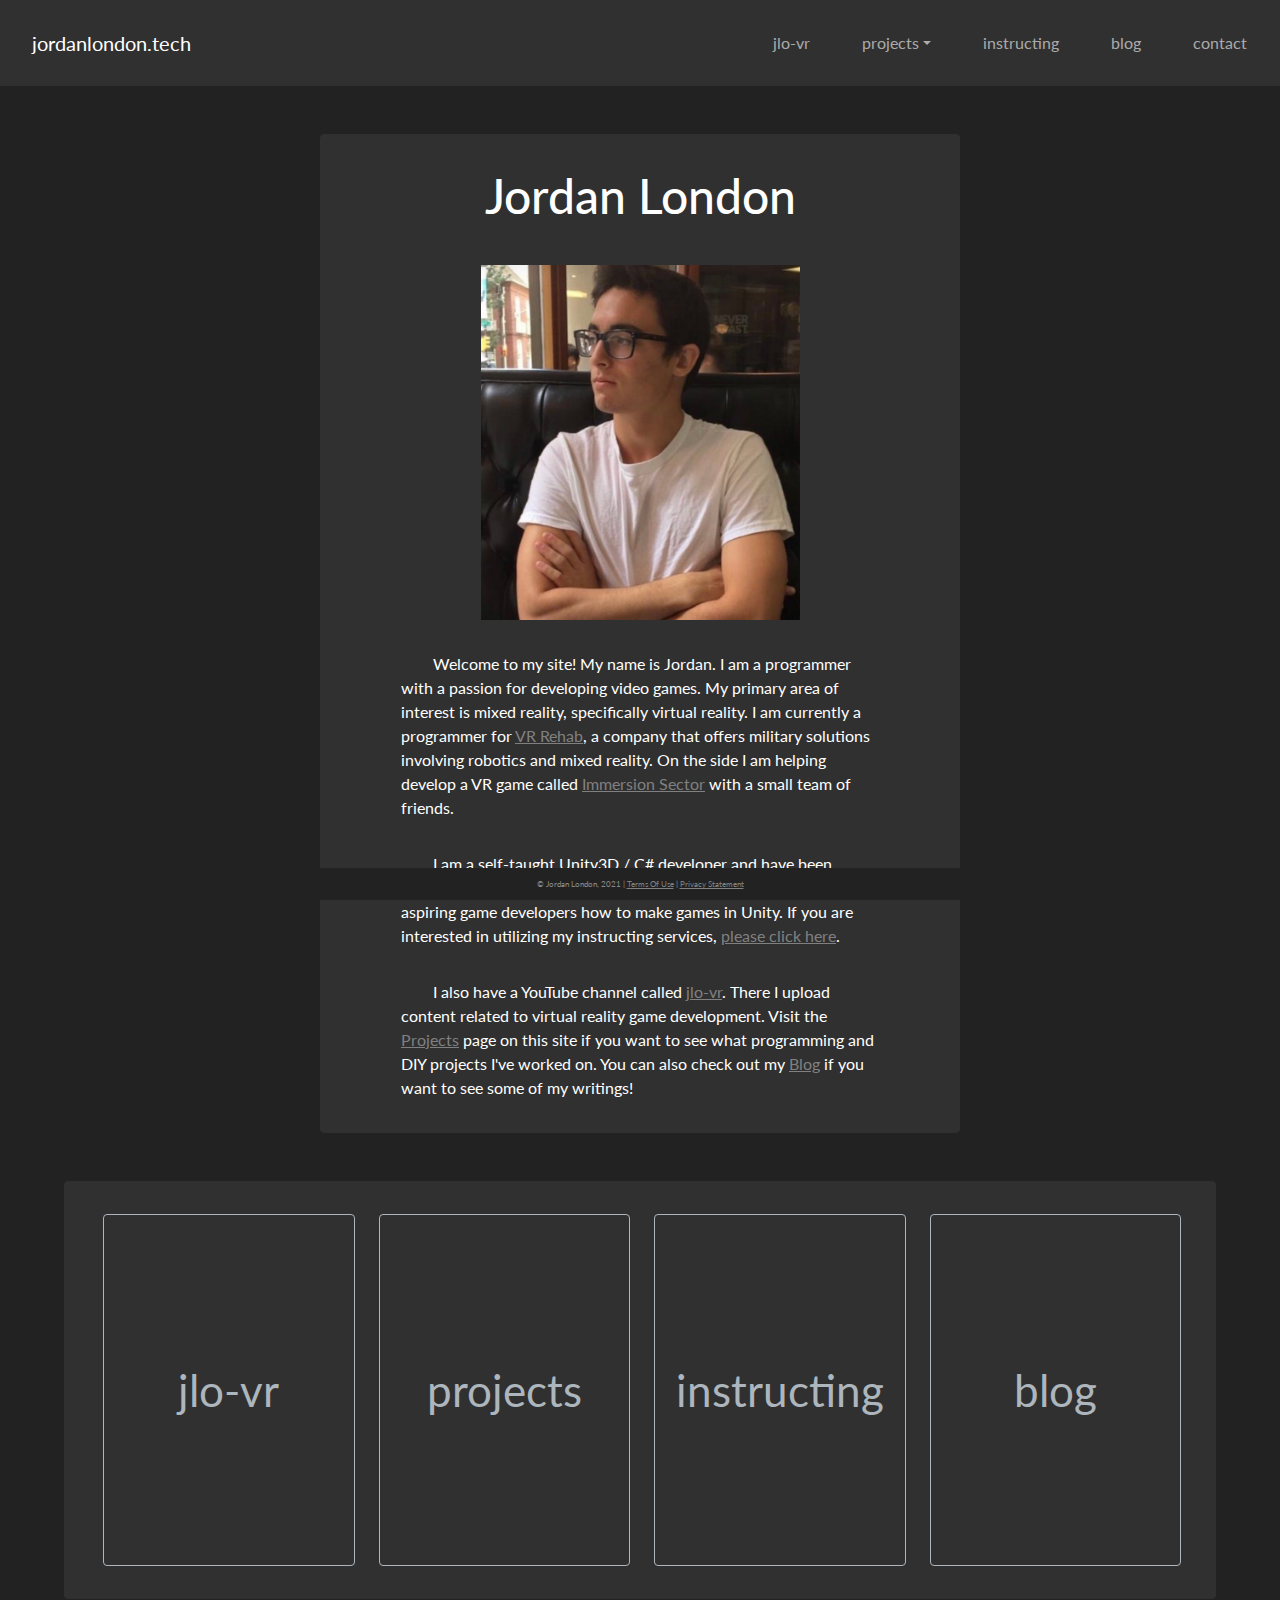
<file: index.html>
<!DOCTYPE html>
<!-- 
    IS 117-005
    By: Jordan London
  -->

<html>
    <head>
        <link rel="stylesheet" href="css/bootstrap.css">
        <link rel="stylesheet" href="css/bootstrap.min.css">
        <link rel="stylesheet" href="css/main.css">
        <script src="https://cdn.jsdelivr.net/npm/bootstrap@5.0.0-beta2/dist/js/bootstrap.bundle.min.js" crossorigin="anonymous"></script>
    </head>
    <body>
      <!-- navbar -->
      <nav class="navbar navbar-expand-lg navbar-dark bg-dark">
          <div class="container-fluid">
            <a class="navbar-brand" href="index.html" style="margin-left: 1em;">jordanlondon.tech</a>
            <button class="navbar-toggler" type="button" data-bs-toggle="collapse" data-bs-target="#navbarColor02" aria-controls="navbarColor02" aria-expanded="false" aria-label="Toggle navigation">
              <span class="navbar-toggler-icon"></span>
            </button>
        
            <div class="" id="navbarColor02">
              <ul class="navbar-nav">
                <li class="btn">
                  <a class="nav-link" href="jlovr.html">jlo-vr</a>
                </li>
                <li class="nav-item dropdown btn">
                  <a class="nav-link  dropdown-toggle" href="#" data-bs-toggle="dropdown">projects</a>
                    <ul class="dropdown-menu">
                      <li><a class="dropdown-item" href="projects.html">All Projects</a></li>
                      <li><a class="dropdown-item" href="https://store.steampowered.com/app/1676360/Immersion_Sector/">Immersion Sector</a></li>
                      <li><a class="dropdown-item" href="https://store.steampowered.com/app/1121120/Smooth_Mover/">Smooth Mover</a></li>
                    </ul>
                </li>
                <li class="btn">
                  <a class="nav-link" href="instructing.html">instructing</a>
                </li>
                <li class="btn">
                  <a class="nav-link" href="blog.html">blog</a>
                </li>
                <li class="btn">
                  <a class="nav-link" href="contact.html">contact</a>
                </li>
              </ul>
            </div>
          </div>
        </nav>
        <br/>
        <br/>
        <!-- navbar end -->
  
        <!-- bio card -->
        <div class="card border-dark mb-3 " style="margin-left: 20em; margin-right: 20em;">
          <div class="" style="margin-top: 2em">
            <h1 class="card-title">Jordan London</h1>
          </div>
          <div class="card-bod">
            <img src="imgs/jordan.jpg" alt="jordan" style="max-width: 20em; max-height: 24em; margin-top: 2em; margin-left: 25%;">
            <p class="card-text">Welcome to my site! My name is Jordan. I am a programmer with a passion for developing video games. 
              My primary area of interest is mixed reality, specifically virtual reality. 
              I am currently a programmer for <a href="https://www.virtualrealityrehab.com/">VR Rehab</a>, a company that offers military solutions involving robotics and mixed reality. 
              On the side I am helping develop a VR game called <a href="https://store.steampowered.com/app/1676360/Immersion_Sector/">Immersion Sector</a> with a small team of friends.
            </p>
            <p class="card-text">
              I am a self-taught Unity3D / C# developer and have been working in Unity for over 8 years now.
              I have a passion for teaching aspiring game developers how to make games in Unity. 
              If you are interested in utilizing my instructing services, <a href="instructing.html">please click here</a>.
            </p>
            <p class="card-text">
              I also have a YouTube channel called <a href="https://www.youtube.com/channel/UCyxdO2oaucOD7Mwcea0OYWA/featured">jlo-vr</a>. There I upload content related to 
              virtual reality game development.
              Visit the <a href="projects.html">Projects</a> page on this site if you want to see what programming and DIY projects I've worked on.
              You can also check out my <a href="blog.html">Blog</a> if you want to see some of my writings!
            </p>
          </div>
        </div>
        <!-- bio-card end -->
        
        <!-- page buttons -->
        <div class="card border-dark mb-3 " style="margin-left: 4em; margin-right: 4em; margin-top: 3em">
          <div class="row row-cols-4 home-btns-cont">
            <div class="col">
              <a href="jlovr.html"><button type="button" class="btn btn-outline-light" style="width: 100%; height: 8em; font-size: 2.75em;">jlo-vr</button></a>
            </div>
            <div class="col">
              <a href="projects.html"><button type="button" class="btn btn-outline-light" style="width: 100%; height: 8em; font-size: 2.75em;">projects</button></a>
            </div>
            <div class="col">
              <a href="instructing.html"><button type="button" class="btn btn-outline-light" style="width: 100%; height: 8em; font-size: 2.75em;">instructing</button></a>
            </div>
            <div class="col">
              <a href="blog.html"><button type="button" class="btn btn-outline-light" style="width: 100%; height: 8em; font-size: 2.75em;">blog</button></a>
            </div>
          </div>
        </div>
        <!-- page buttons end -->

        <br/>
        <br/>
   
        <!-- footer  -->
        <footer class="footer page-footer font-small ">
          <div class="container">
             <div class="row">
                 <span class="text-muted">&copy; Jordan London, 2021 |  <a href="terms-of-use.html">Terms Of Use</a>  |  <a href="privacy-statement.html">Privacy Statement</a></span>
             </div>
          </div>
       </footer>
       <!-- footer end -->
    </body>
</html>
</file>
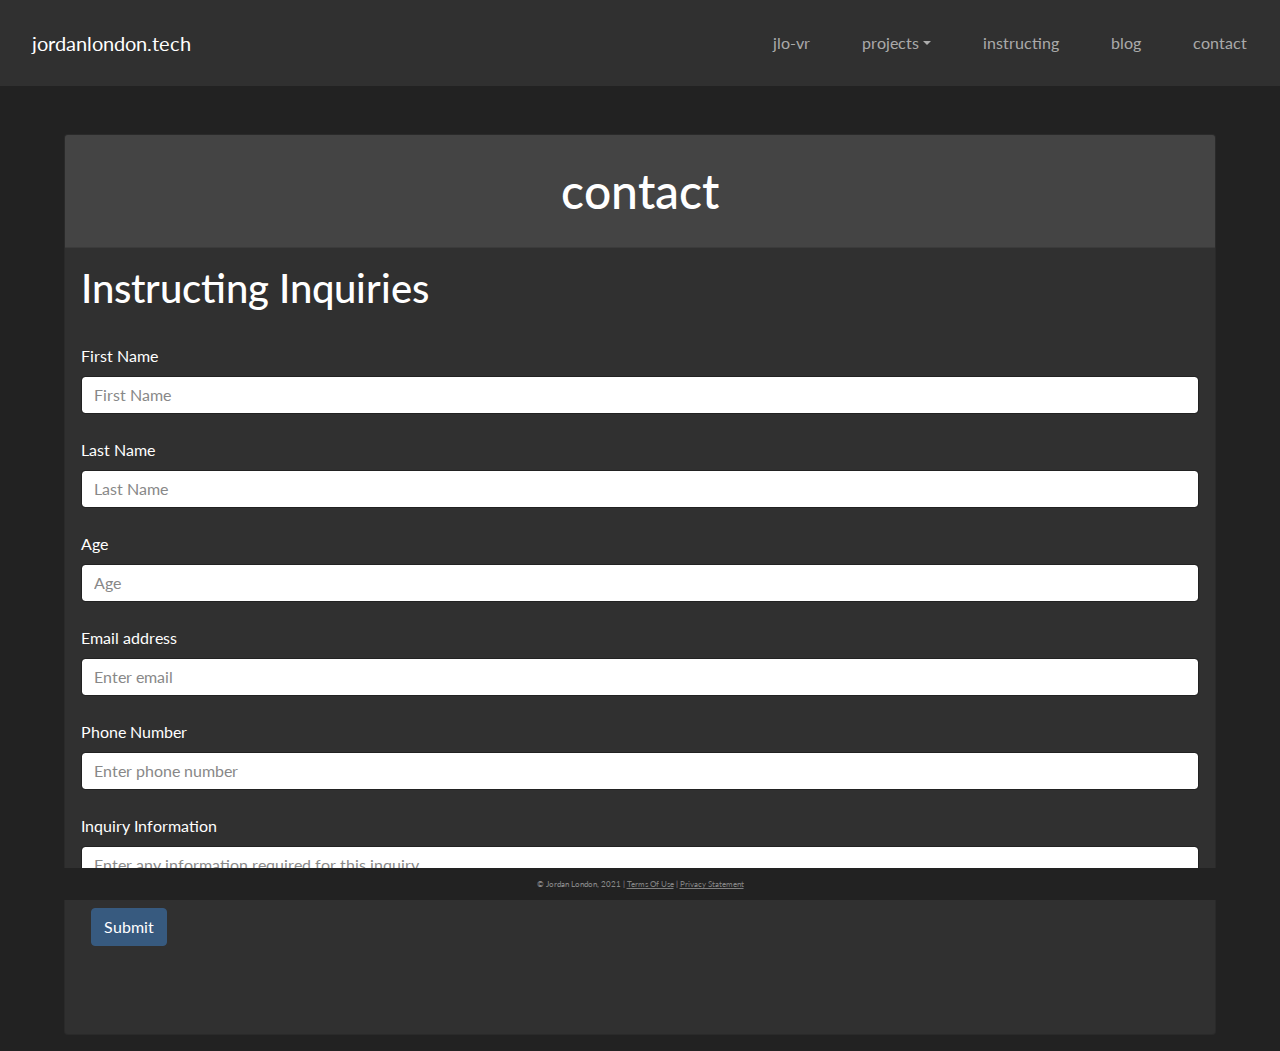
<file: contact.html>
<!DOCTYPE html>
<!-- 
    IS 117-005
    By: Jordan London
  -->

<html>
    <head>
        <link rel="stylesheet" href="css/bootstrap.css">
        <link rel="stylesheet" href="css/bootstrap.min.css">
        <link rel="stylesheet" href="css/main.css">
        <script src="https://cdn.jsdelivr.net/npm/bootstrap@5.0.0-beta2/dist/js/bootstrap.bundle.min.js" crossorigin="anonymous"></script>
    </head>
    <body>
      <!-- navbar -->
      <nav class="navbar navbar-expand-lg navbar-dark bg-dark">
          <div class="container-fluid">
            <a class="navbar-brand" href="index.html" style="margin-left: 1em;">jordanlondon.tech</a>
            <button class="navbar-toggler" type="button" data-bs-toggle="collapse" data-bs-target="#navbarColor02" aria-controls="navbarColor02" aria-expanded="false" aria-label="Toggle navigation">
              <span class="navbar-toggler-icon"></span>
            </button>
        
            <div class="" id="navbarColor02">
              <ul class="navbar-nav">
                <li class="btn">
                  <a class="nav-link" href="jlovr.html">jlo-vr</a>
                </li>
                <li class="nav-item dropdown btn">
                  <a class="nav-link  dropdown-toggle" href="#" data-bs-toggle="dropdown">projects</a>
                    <ul class="dropdown-menu">
                      <li><a class="dropdown-item" href="projects.html">All Projects</a></li>
                      <li><a class="dropdown-item" href="https://store.steampowered.com/app/1676360/Immersion_Sector/">Immersion Sector</a></li>
                      <li><a class="dropdown-item" href="https://store.steampowered.com/app/1121120/Smooth_Mover/">Smooth Mover</a></li>
                    </ul>
                </li>
                <li class="btn">
                  <a class="nav-link" href="instructing.html">instructing</a>
                </li>
                <li class="btn">
                  <a class="nav-link" href="blog.html">blog</a>
                </li>
                <li class="btn">
                  <a class="nav-link" href="contact.html">contact</a>
                </li>
              </ul>
            </div>
          </div>
        </nav>
        <br/>
        <br/>
        <!-- navbar end -->
  
        <!-- content -->
        <div class="card mb-3 jlo-vr-content">
          <h1 class="card-header">contact</h1>
          <div class="card-body inst-inq">
          <h2>Instructing Inquiries</h2>
          <form>
            <fieldset>

              <div class="form-group">
                <label class="form-label mt-4">First Name</label>
                <input type="first-name" class="form-control" id="" placeholder="First Name">
                
                <label class="form-label mt-4">Last Name</label>
                <input type="last-name" class="form-control" id="" placeholder="Last Name">
                
                <label class="form-label mt-4">Age</label>
                <input type="age" class="form-control" id="" placeholder="Age">
                
                <label class="form-label mt-4">Email address</label>
                <input type="email" class="form-control" id="" placeholder="Enter email">
                
                <label class="form-label mt-4">Phone Number</label>
                <input type="phone" class="form-control" id="" placeholder="Enter phone number">

                <label class="form-label mt-4">Inquiry Information</label>
                <input type="inquiry-info" class="form-control" id="" placeholder="Enter any information required for this inquiry">
              </div>
              <br/>
              <button type="submit" class="btn btn-primary">Submit</button>
            </fieldset>
            <br/>
          </form>


        </div>


        <!-- content end -->

        <br/>
        <br/>
   
        <!-- footer  -->
        <footer class="footer page-footer font-small ">
          <div class="container">
             <div class="row">
                 <span class="text-muted">&copy; Jordan London, 2021 |  <a href="terms-of-use.html">Terms Of Use</a>  |  <a href="privacy-statement.html">Privacy Statement</a></span>
             </div>
          </div>
       </footer>
       <!-- footer end -->
    </body>
</html>
</file>
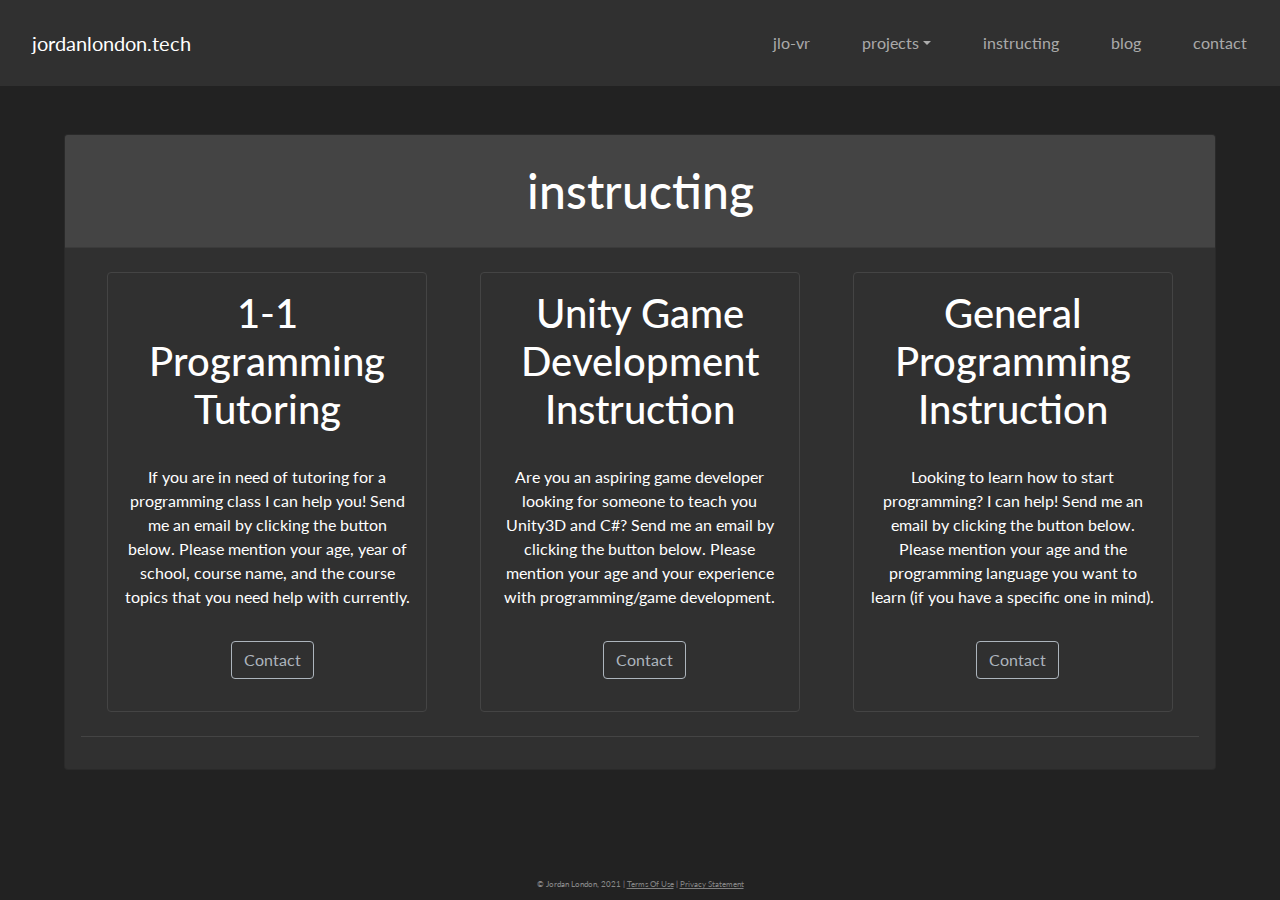
<file: instructing.html>
<!DOCTYPE html>
<!-- 
    IS 117-005
    By: Jordan London
  -->

<html>
    <head>
        <link rel="stylesheet" href="css/bootstrap.css">
        <link rel="stylesheet" href="css/bootstrap.min.css">
        <link rel="stylesheet" href="css/main.css">
        <script src="https://cdn.jsdelivr.net/npm/bootstrap@5.0.0-beta2/dist/js/bootstrap.bundle.min.js" crossorigin="anonymous"></script>
    </head>
    <body>
      <!-- navbar -->
      <nav class="navbar navbar-expand-lg navbar-dark bg-dark">
          <div class="container-fluid">
            <a class="navbar-brand" href="index.html" style="margin-left: 1em;">jordanlondon.tech</a>
            <button class="navbar-toggler" type="button" data-bs-toggle="collapse" data-bs-target="#navbarColor02" aria-controls="navbarColor02" aria-expanded="false" aria-label="Toggle navigation">
              <span class="navbar-toggler-icon"></span>
            </button>
        
            <div class="" id="navbarColor02">
              <ul class="navbar-nav">
                <li class="btn">
                  <a class="nav-link" href="jlovr.html">jlo-vr</a>
                </li>
                <li class="nav-item dropdown btn">
                  <a class="nav-link  dropdown-toggle" href="#" data-bs-toggle="dropdown">projects</a>
                    <ul class="dropdown-menu">
                      <li><a class="dropdown-item" href="projects.html">All Projects</a></li>
                      <li><a class="dropdown-item" href="https://store.steampowered.com/app/1676360/Immersion_Sector/">Immersion Sector</a></li>
                      <li><a class="dropdown-item" href="https://store.steampowered.com/app/1121120/Smooth_Mover/">Smooth Mover</a></li>
                    </ul>
                </li>
                <li class="btn">
                  <a class="nav-link" href="instructing.html">instructing</a>
                </li>
                <li class="btn">
                  <a class="nav-link" href="blog.html">blog</a>
                </li>
                <li class="btn">
                  <a class="nav-link" href="contact.html">contact</a>
                </li>
              </ul>
            </div>
          </div>
        </nav>
        <br/>
        <br/>
        <!-- navbar end -->
  
        <!-- content -->
        <div class="card mb-3 jlo-vr-content">
          <h1 class="card-header">instructing</h1>
          <div class="card-body">
            <table class="table table-responsive-lg">
              <tr>
                <!-- 1-1 programming tutoring -->
                <td>
                  <div class="card border-secondary mb-3" style="max-width: 20rem; margin: 0em auto;">
                    <div class="card-body">
                      <h2 class="card-title">1-1 Programming Tutoring</h2>
                      <br/>
                      <p class="instructing-card-text">
                        If you are in need of tutoring for a programming class I can help you! 
                        Send me an email by clicking the button below. Please mention your age, year of school, course name, and the course topics that you need help with currently.
                      </p>
                    </div>
                    <a href="contact.html" style="align-self: center; margin-bottom: 2em;"><button type="button" class="btn btn-outline-light">Contact</button></a>
                  </div>
                </td>

                <!-- unity game dev instruction  -->
                <td>
                  <div class="card border-secondary mb-3" style="max-width: 20rem; margin: 0em auto;">
                    <div class="card-body">
                      <h2 class="card-title">Unity Game Development Instruction</h2>
                      <br/>
                      <p class="instructing-card-text">
                        Are you an aspiring game developer looking for someone to teach you Unity3D and C#?
                        Send me an email by clicking the button below. Please mention your age and your experience with programming/game development.
                      </p>
                    </div>
                    <a href="contact.html" style="align-self: center; margin-bottom: 2em;"><button type="button" class="btn btn-outline-light">Contact</button></a>
                  </div>
                </td>

                <!-- general programming language instruction -->
                <td>
                  <div class="card border-secondary mb-3" style="max-width: 20rem; margin: 0em auto;">
                    <div class="card-body">
                      <h2 class="card-title">General Programming Instruction</h2>
                      <br/>
                      <p class="instructing-card-text">
                        Looking to learn how to start programming? I can help!
                        Send me an email by clicking the button below. Please mention your age and the programming language you want to learn (if you have a specific one in mind).
                      </p>
                    </div>
                    <a href="contact.html" style="align-self: center; margin-bottom: 2em;"><button type="button" class="btn btn-outline-light">Contact</button></a>
                  </div>
                </td>
              </tr>
            </table>
          </div>
        </div>
        <!-- content end -->
        
        <br/>
        <br/>
   
        <!-- footer  -->
        <footer class="footer page-footer font-small ">
          <div class="container">
             <div class="row">
                 <span class="text-muted">&copy; Jordan London, 2021 |  <a href="terms-of-use.html">Terms Of Use</a>  |  <a href="privacy-statement.html">Privacy Statement</a></span>
             </div>
          </div>
       </footer>
       <!-- footer end -->
    </body>
</html>
</file>
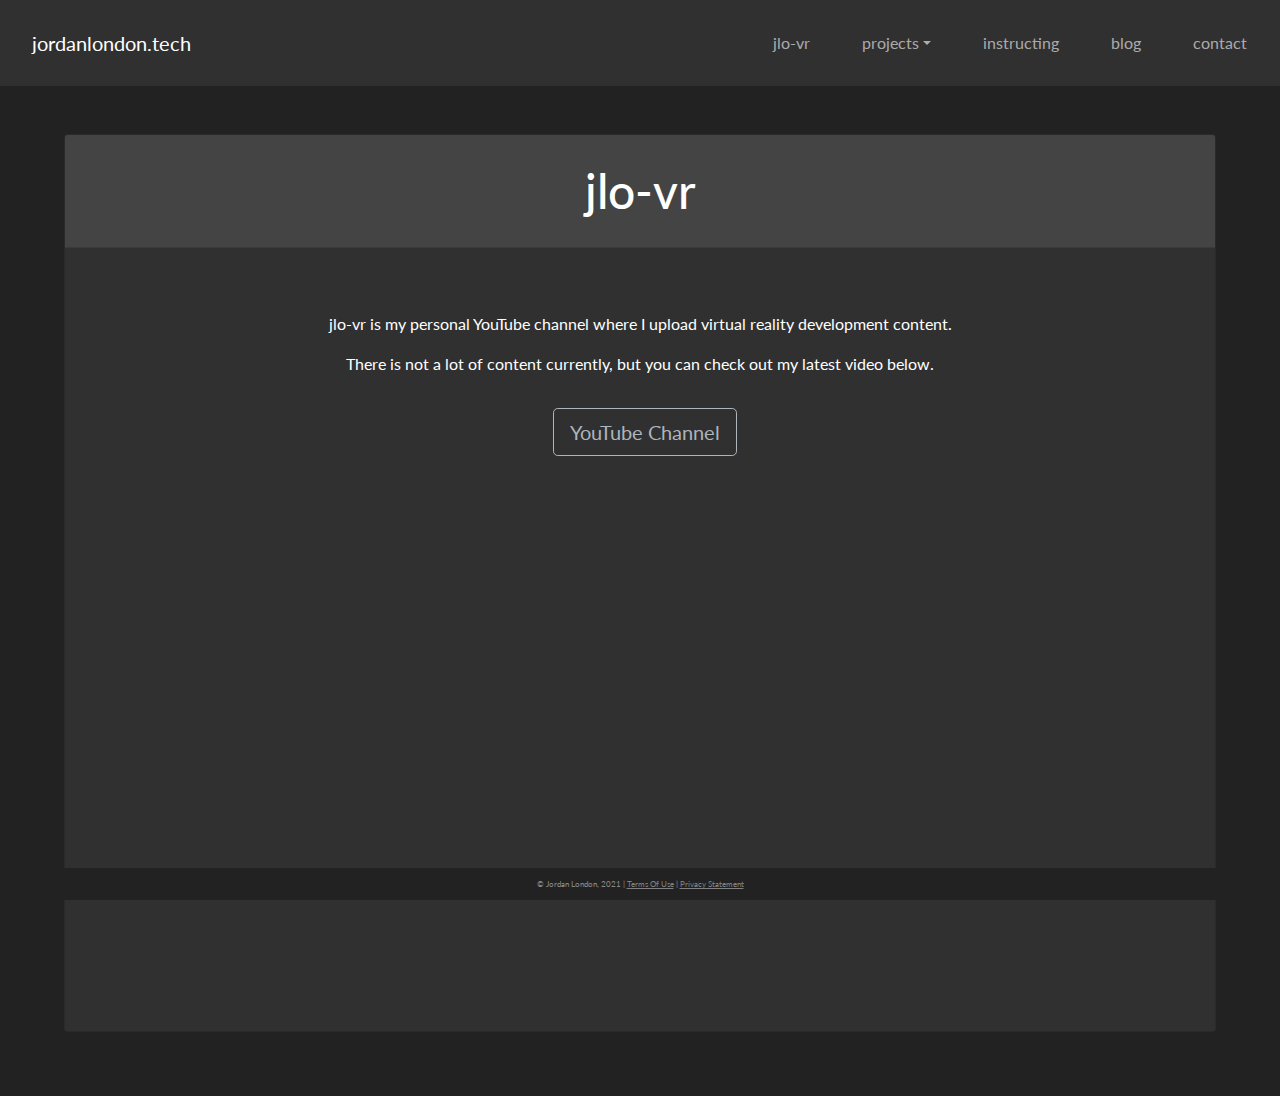
<file: jlovr.html>
<!DOCTYPE html>
<!-- 
    IS 117-005
    By: Jordan London
  -->

<html>
    <head>
        <link rel="stylesheet" href="css/bootstrap.css">
        <link rel="stylesheet" href="css/bootstrap.min.css">
        <link rel="stylesheet" href="css/main.css">
        <script src="https://cdn.jsdelivr.net/npm/bootstrap@5.0.0-beta2/dist/js/bootstrap.bundle.min.js" crossorigin="anonymous"></script>
    </head>
    <body>
      <!-- navbar -->
      <nav class="navbar navbar-expand-lg navbar-dark bg-dark">
          <div class="container-fluid">
            <a class="navbar-brand" href="index.html" style="margin-left: 1em;">jordanlondon.tech</a>
            <button class="navbar-toggler" type="button" data-bs-toggle="collapse" data-bs-target="#navbarColor02" aria-controls="navbarColor02" aria-expanded="false" aria-label="Toggle navigation">
              <span class="navbar-toggler-icon"></span>
            </button>
        
            <div class="" id="navbarColor02">
              <ul class="navbar-nav">
                <li class="btn">
                  <a class="nav-link" href="jlovr.html">jlo-vr</a>
                </li>
                <li class="nav-item dropdown btn">
                  <a class="nav-link  dropdown-toggle" href="#" data-bs-toggle="dropdown">projects</a>
                    <ul class="dropdown-menu">
                      <li><a class="dropdown-item" href="projects.html">All Projects</a></li>
                      <li><a class="dropdown-item" href="https://store.steampowered.com/app/1676360/Immersion_Sector/">Immersion Sector</a></li>
                      <li><a class="dropdown-item" href="https://store.steampowered.com/app/1121120/Smooth_Mover/">Smooth Mover</a></li>
                    </ul>
                </li>
                <li class="btn">
                  <a class="nav-link" href="instructing.html">instructing</a>
                </li>
                <li class="btn">
                  <a class="nav-link" href="blog.html">blog</a>
                </li>
                <li class="btn">
                  <a class="nav-link" href="contact.html">contact</a>
                </li>
              </ul>
            </div>
          </div>
        </nav>
        <br/>
        <br/>
        <!-- navbar end -->
  
        <!-- content -->
        <div class="card mb-3 jlo-vr-content">
          <h1 class="card-header">jlo-vr</h1>
          <div class="card-body">
            <p class="" style="text-align: center; margin-top: 3em;">
              jlo-vr is my personal YouTube channel where I upload virtual reality development content.
            </p>
            <p class="" style="text-align: center;">
              There is not a lot of content currently, but you can check out my latest video below.
            </p>
          </div>
          <a href="https://www.youtube.com/channel/UCyxdO2oaucOD7Mwcea0OYWA/featured" style="align-self:center"><button type="button" class="btn btn-outline-light btn-lg">YouTube Channel</button></a>
          <div class="embed-responsive embed-responsive-16by9" style="margin: 2em 12.5% 4em 12.5%">
            <iframe width="840" height="472.5" src="https://www.youtube.com/embed/U8bwVzxvjLM" title="YouTube video player" frameborder="0" allow="accelerometer; autoplay; clipboard-write; encrypted-media; gyroscope; picture-in-picture" allowfullscreen></iframe>
          </div>
        </div>


        <!-- content end -->

        <br/>
        <br/>
   
        <!-- footer  -->
        <footer class="footer page-footer font-small ">
          <div class="container">
             <div class="row">
                 <span class="text-muted">&copy; Jordan London, 2021 |  <a href="terms-of-use.html">Terms Of Use</a>  |  <a href="privacy-statement.html">Privacy Statement</a></span>
             </div>
          </div>
       </footer>
       <!-- footer end -->
    </body>
</html>
</file>
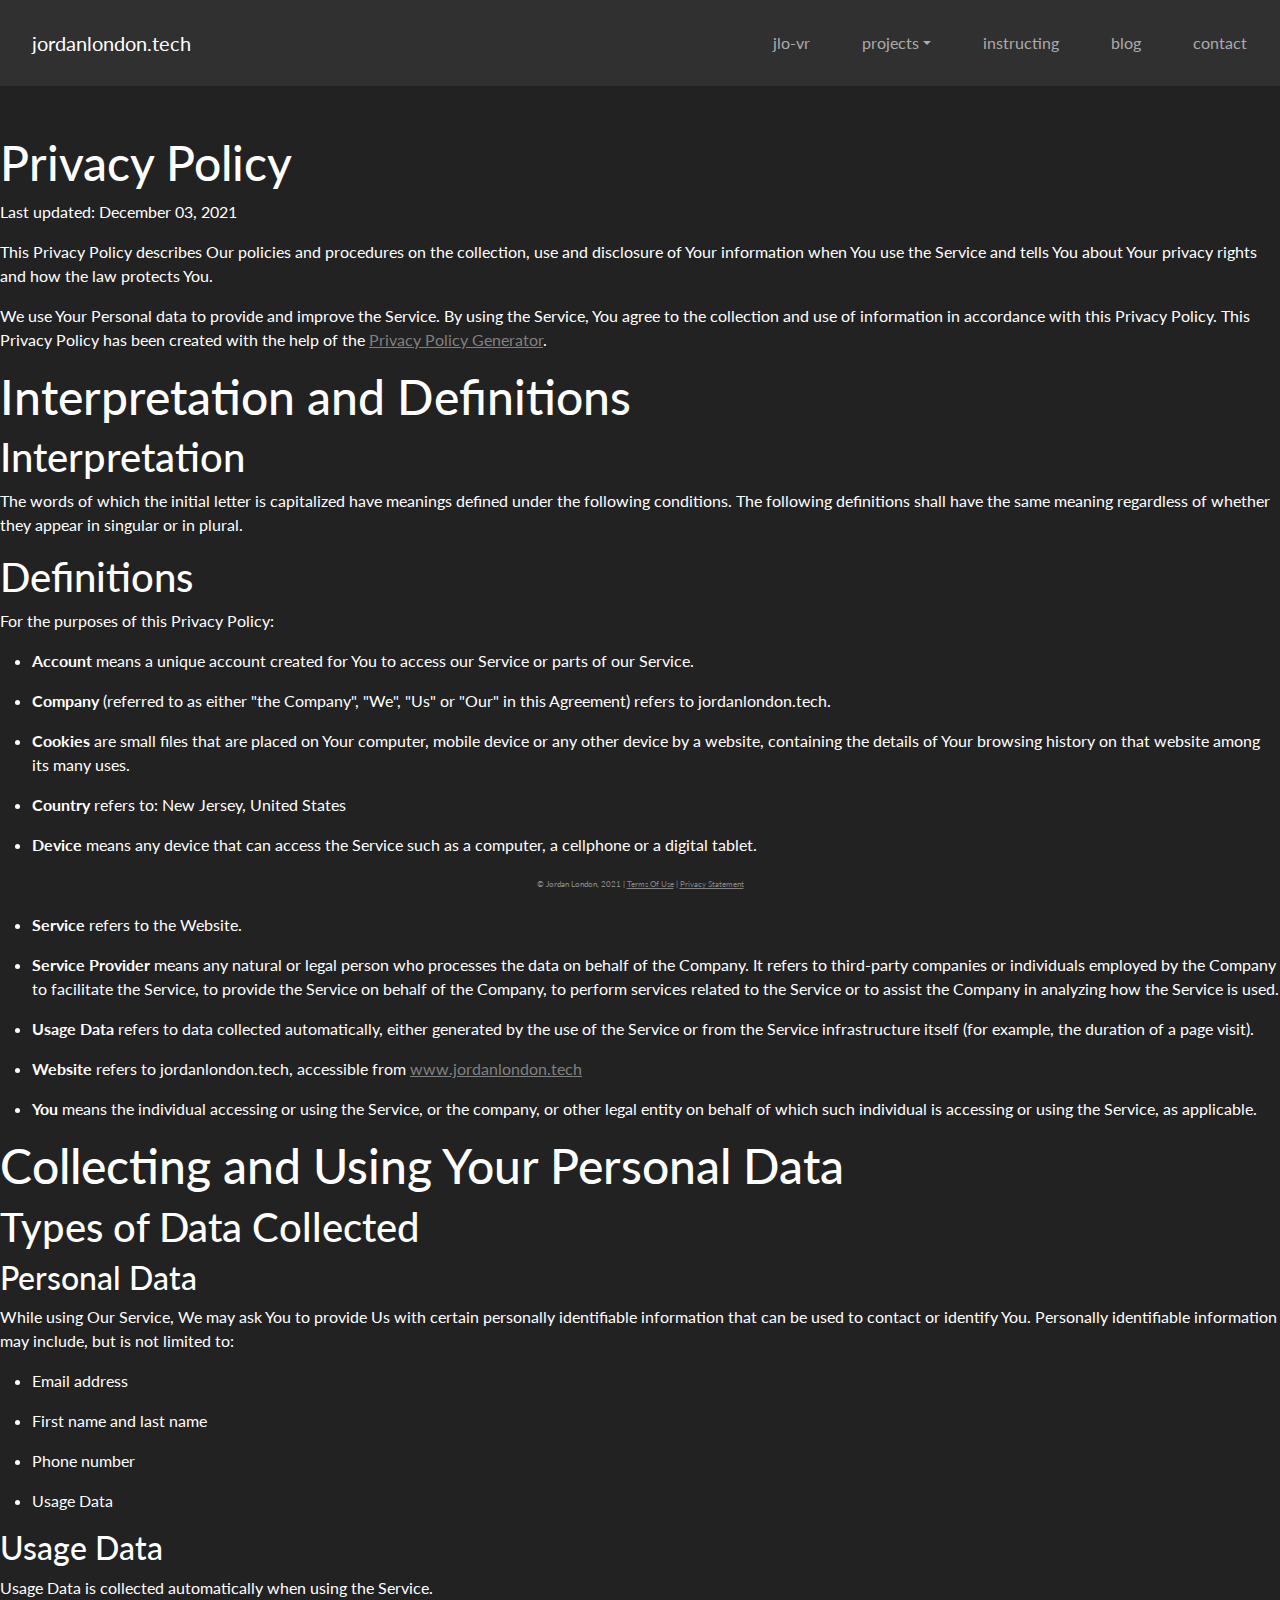
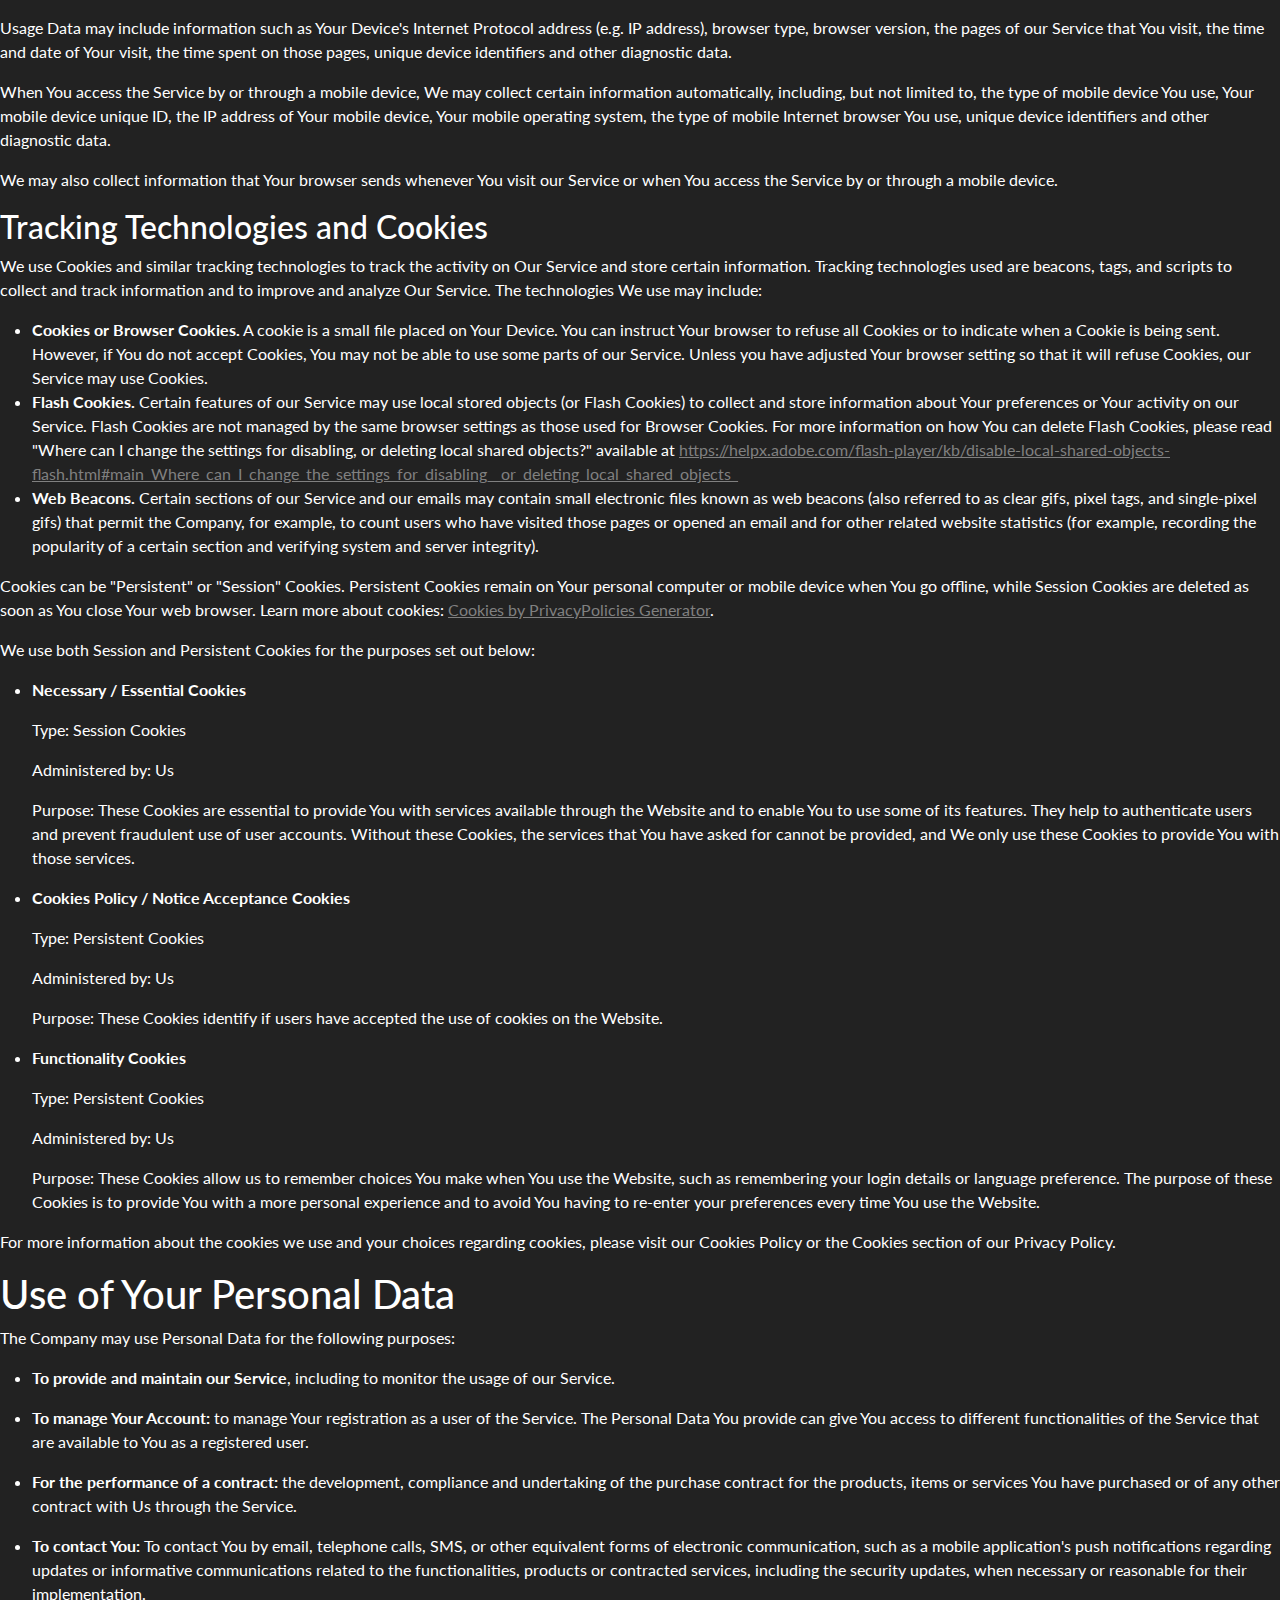
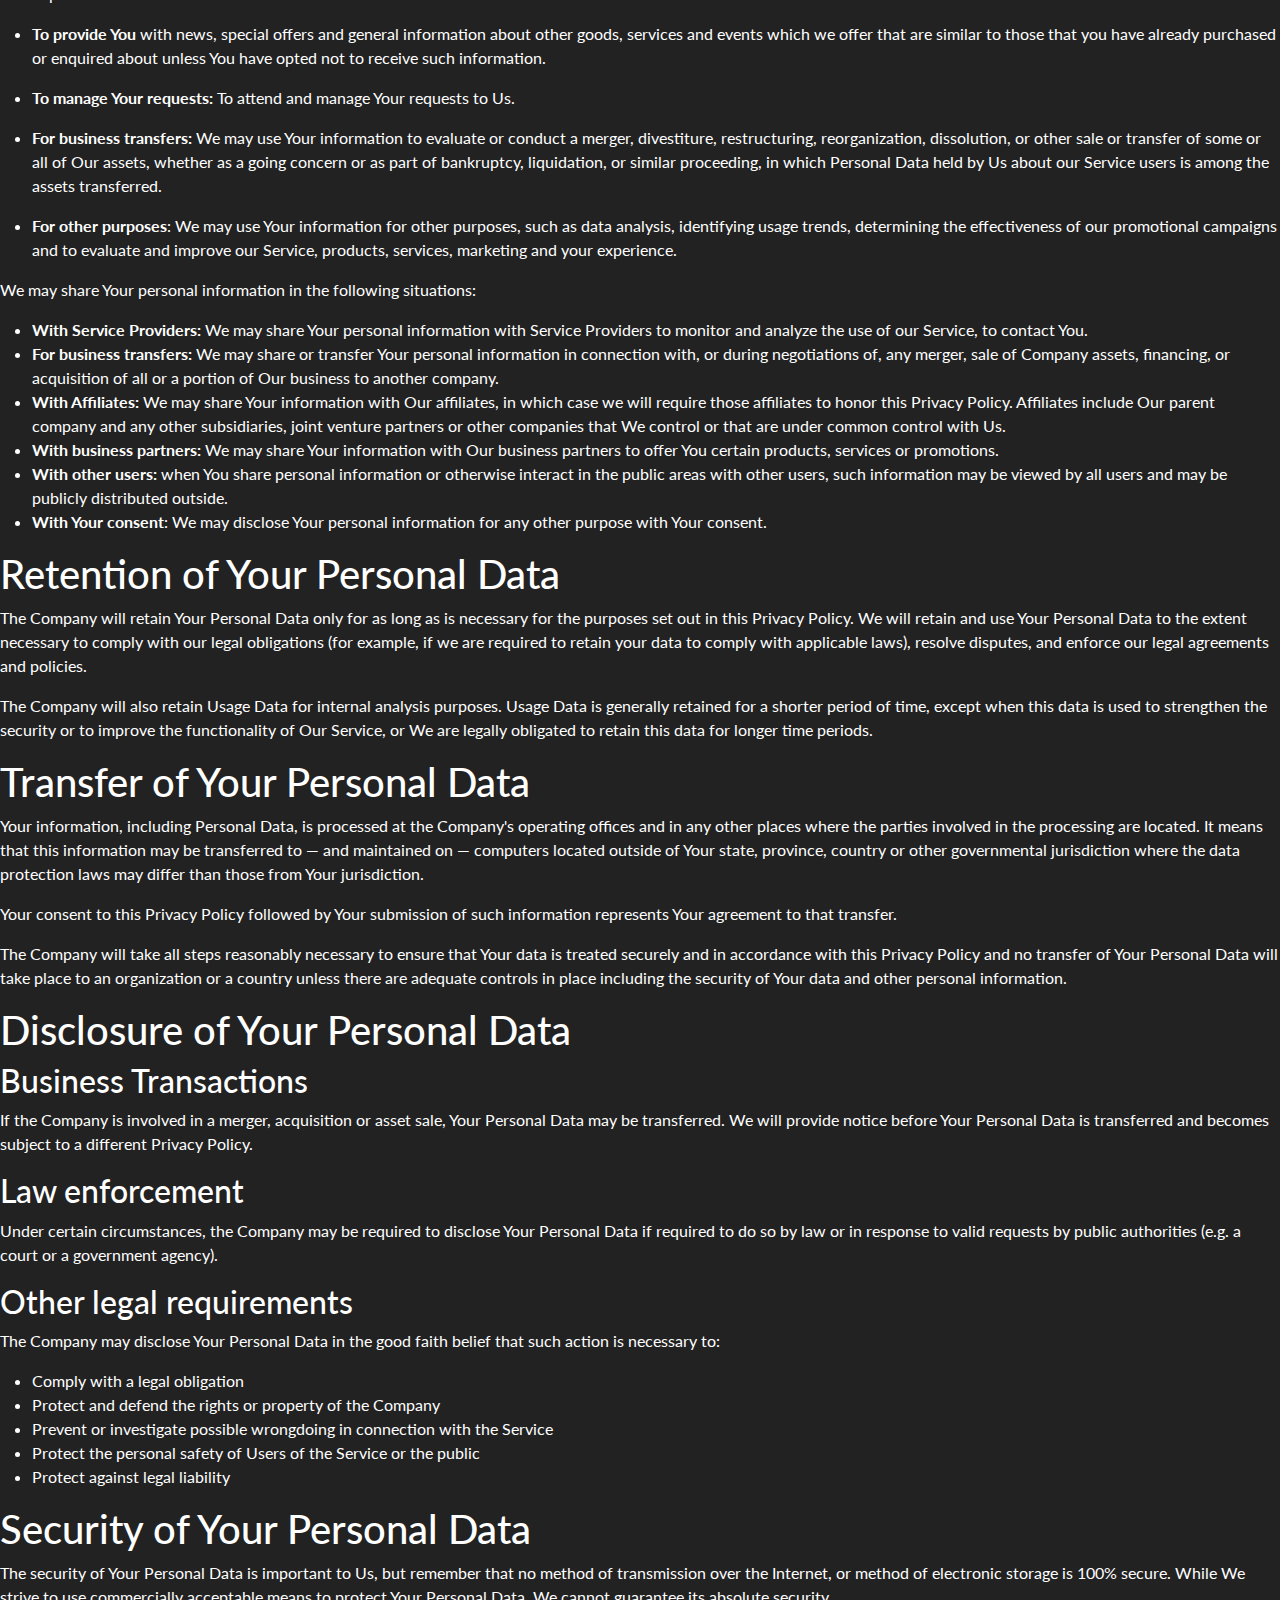
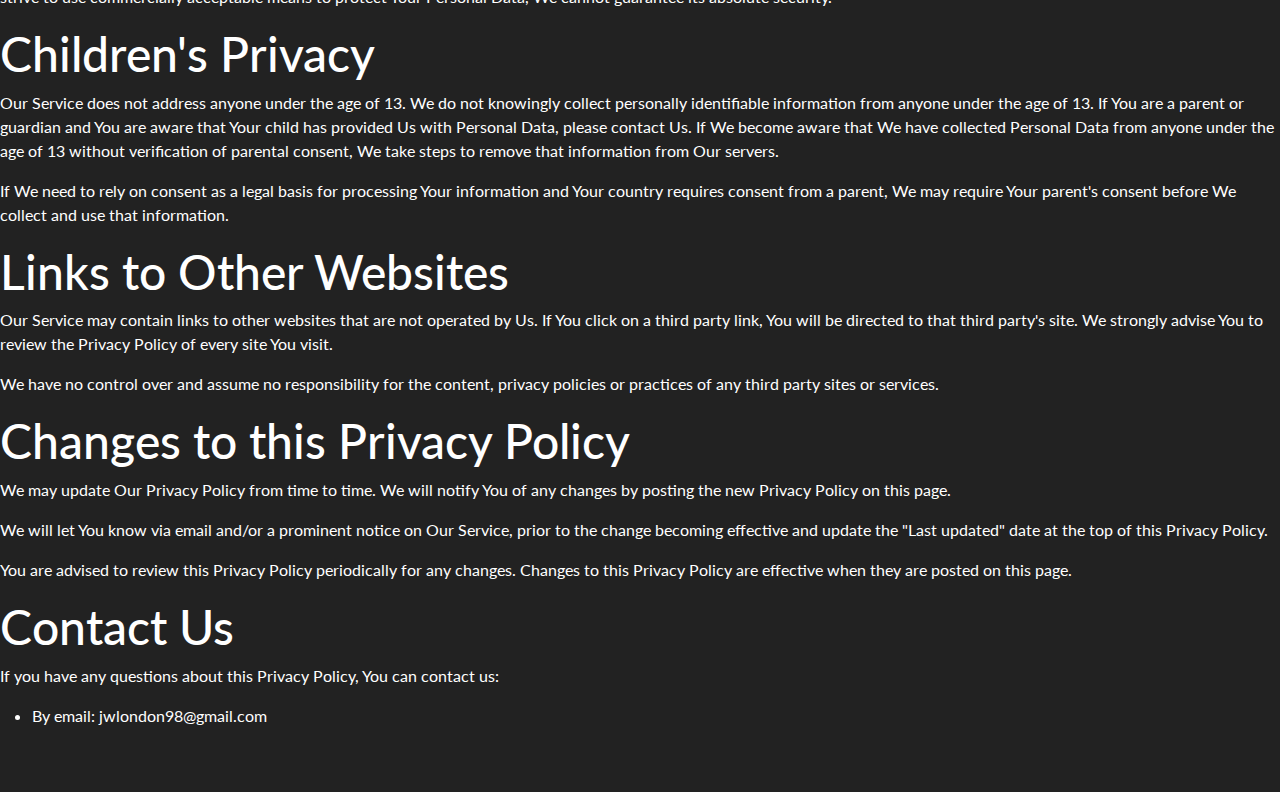
<file: privacy-statement.html>
<!DOCTYPE html>
<!-- 
    IS 117-005
    By: Jordan London
  -->

<html>
    <head>
        <link rel="stylesheet" href="css/bootstrap.css">
        <link rel="stylesheet" href="css/bootstrap.min.css">
        <link rel="stylesheet" href="css/main.css">
        <script src="https://cdn.jsdelivr.net/npm/bootstrap@5.0.0-beta2/dist/js/bootstrap.bundle.min.js" crossorigin="anonymous"></script>
    </head>
    <body>
      <!-- navbar -->
      <nav class="navbar navbar-expand-lg navbar-dark bg-dark">
          <div class="container-fluid">
            <a class="navbar-brand" href="index.html" style="margin-left: 1em;">jordanlondon.tech</a>
            <button class="navbar-toggler" type="button" data-bs-toggle="collapse" data-bs-target="#navbarColor02" aria-controls="navbarColor02" aria-expanded="false" aria-label="Toggle navigation">
              <span class="navbar-toggler-icon"></span>
            </button>
        
            <div class="" id="navbarColor02">
              <ul class="navbar-nav">
                <li class="btn">
                  <a class="nav-link" href="jlovr.html">jlo-vr</a>
                </li>
                <li class="nav-item dropdown btn">
                  <a class="nav-link  dropdown-toggle" href="#" data-bs-toggle="dropdown">projects</a>
                    <ul class="dropdown-menu">
                      <li><a class="dropdown-item" href="projects.html">All Projects</a></li>
                      <li><a class="dropdown-item" href="https://store.steampowered.com/app/1676360/Immersion_Sector/">Immersion Sector</a></li>
                      <li><a class="dropdown-item" href="https://store.steampowered.com/app/1121120/Smooth_Mover/">Smooth Mover</a></li>
                    </ul>
                </li>
                <li class="btn">
                  <a class="nav-link" href="instructing.html">instructing</a>
                </li>
                <li class="btn">
                  <a class="nav-link" href="blog.html">blog</a>
                </li>
                <li class="btn">
                  <a class="nav-link" href="contact.html">contact</a>
                </li>
              </ul>
            </div>
          </div>
        </nav>
        <br/>
        <br/>
        <!-- navbar end -->
  
        <!-- content -->
        <h1>Privacy Policy</h1>
<p>Last updated: December 03, 2021</p>
<p>This Privacy Policy describes Our policies and procedures on the collection, use and disclosure of Your information when You use the Service and tells You about Your privacy rights and how the law protects You.</p>
<p>We use Your Personal data to provide and improve the Service. By using the Service, You agree to the collection and use of information in accordance with this Privacy Policy. This Privacy Policy has been created with the help of the <a href="https://www.privacypolicies.com/privacy-policy-generator/" target="_blank">Privacy Policy Generator</a>.</p>
<h1>Interpretation and Definitions</h1>
<h2>Interpretation</h2>
<p>The words of which the initial letter is capitalized have meanings defined under the following conditions. The following definitions shall have the same meaning regardless of whether they appear in singular or in plural.</p>
<h2>Definitions</h2>
<p>For the purposes of this Privacy Policy:</p>
<ul>
<li>
<p><strong>Account</strong> means a unique account created for You to access our Service or parts of our Service.</p>
</li>
<li>
<p><strong>Company</strong> (referred to as either &quot;the Company&quot;, &quot;We&quot;, &quot;Us&quot; or &quot;Our&quot; in this Agreement) refers to jordanlondon.tech.</p>
</li>
<li>
<p><strong>Cookies</strong> are small files that are placed on Your computer, mobile device or any other device by a website, containing the details of Your browsing history on that website among its many uses.</p>
</li>
<li>
<p><strong>Country</strong> refers to: New Jersey,  United States</p>
</li>
<li>
<p><strong>Device</strong> means any device that can access the Service such as a computer, a cellphone or a digital tablet.</p>
</li>
<li>
<p><strong>Personal Data</strong> is any information that relates to an identified or identifiable individual.</p>
</li>
<li>
<p><strong>Service</strong> refers to the Website.</p>
</li>
<li>
<p><strong>Service Provider</strong> means any natural or legal person who processes the data on behalf of the Company. It refers to third-party companies or individuals employed by the Company to facilitate the Service, to provide the Service on behalf of the Company, to perform services related to the Service or to assist the Company in analyzing how the Service is used.</p>
</li>
<li>
<p><strong>Usage Data</strong> refers to data collected automatically, either generated by the use of the Service or from the Service infrastructure itself (for example, the duration of a page visit).</p>
</li>
<li>
<p><strong>Website</strong> refers to jordanlondon.tech, accessible from <a href="www.jordanlondon.tech" rel="external nofollow noopener" target="_blank">www.jordanlondon.tech</a></p>
</li>
<li>
<p><strong>You</strong> means the individual accessing or using the Service, or the company, or other legal entity on behalf of which such individual is accessing or using the Service, as applicable.</p>
</li>
</ul>
<h1>Collecting and Using Your Personal Data</h1>
<h2>Types of Data Collected</h2>
<h3>Personal Data</h3>
<p>While using Our Service, We may ask You to provide Us with certain personally identifiable information that can be used to contact or identify You. Personally identifiable information may include, but is not limited to:</p>
<ul>
<li>
<p>Email address</p>
</li>
<li>
<p>First name and last name</p>
</li>
<li>
<p>Phone number</p>
</li>
<li>
<p>Usage Data</p>
</li>
</ul>
<h3>Usage Data</h3>
<p>Usage Data is collected automatically when using the Service.</p>
<p>Usage Data may include information such as Your Device's Internet Protocol address (e.g. IP address), browser type, browser version, the pages of our Service that You visit, the time and date of Your visit, the time spent on those pages, unique device identifiers and other diagnostic data.</p>
<p>When You access the Service by or through a mobile device, We may collect certain information automatically, including, but not limited to, the type of mobile device You use, Your mobile device unique ID, the IP address of Your mobile device, Your mobile operating system, the type of mobile Internet browser You use, unique device identifiers and other diagnostic data.</p>
<p>We may also collect information that Your browser sends whenever You visit our Service or when You access the Service by or through a mobile device.</p>
<h3>Tracking Technologies and Cookies</h3>
<p>We use Cookies and similar tracking technologies to track the activity on Our Service and store certain information. Tracking technologies used are beacons, tags, and scripts to collect and track information and to improve and analyze Our Service. The technologies We use may include:</p>
<ul>
<li><strong>Cookies or Browser Cookies.</strong> A cookie is a small file placed on Your Device. You can instruct Your browser to refuse all Cookies or to indicate when a Cookie is being sent. However, if You do not accept Cookies, You may not be able to use some parts of our Service. Unless you have adjusted Your browser setting so that it will refuse Cookies, our Service may use Cookies.</li>
<li><strong>Flash Cookies.</strong> Certain features of our Service may use local stored objects (or Flash Cookies) to collect and store information about Your preferences or Your activity on our Service. Flash Cookies are not managed by the same browser settings as those used for Browser Cookies. For more information on how You can delete Flash Cookies, please read &quot;Where can I change the settings for disabling, or deleting local shared objects?&quot; available at <a href="https://helpx.adobe.com/flash-player/kb/disable-local-shared-objects-flash.html#main_Where_can_I_change_the_settings_for_disabling__or_deleting_local_shared_objects_" rel="external nofollow noopener" target="_blank">https://helpx.adobe.com/flash-player/kb/disable-local-shared-objects-flash.html#main_Where_can_I_change_the_settings_for_disabling__or_deleting_local_shared_objects_</a></li>
<li><strong>Web Beacons.</strong> Certain sections of our Service and our emails may contain small electronic files known as web beacons (also referred to as clear gifs, pixel tags, and single-pixel gifs) that permit the Company, for example, to count users who have visited those pages or opened an email and for other related website statistics (for example, recording the popularity of a certain section and verifying system and server integrity).</li>
</ul>
<p>Cookies can be &quot;Persistent&quot; or &quot;Session&quot; Cookies. Persistent Cookies remain on Your personal computer or mobile device when You go offline, while Session Cookies are deleted as soon as You close Your web browser. Learn more about cookies: <a href="https://www.privacypolicies.com/blog/privacy-policy-template/#Use_Of_Cookies_Log_Files_And_Tracking" target="_blank">Cookies by PrivacyPolicies Generator</a>.</p>
<p>We use both Session and Persistent Cookies for the purposes set out below:</p>
<ul>
<li>
<p><strong>Necessary / Essential Cookies</strong></p>
<p>Type: Session Cookies</p>
<p>Administered by: Us</p>
<p>Purpose: These Cookies are essential to provide You with services available through the Website and to enable You to use some of its features. They help to authenticate users and prevent fraudulent use of user accounts. Without these Cookies, the services that You have asked for cannot be provided, and We only use these Cookies to provide You with those services.</p>
</li>
<li>
<p><strong>Cookies Policy / Notice Acceptance Cookies</strong></p>
<p>Type: Persistent Cookies</p>
<p>Administered by: Us</p>
<p>Purpose: These Cookies identify if users have accepted the use of cookies on the Website.</p>
</li>
<li>
<p><strong>Functionality Cookies</strong></p>
<p>Type: Persistent Cookies</p>
<p>Administered by: Us</p>
<p>Purpose: These Cookies allow us to remember choices You make when You use the Website, such as remembering your login details or language preference. The purpose of these Cookies is to provide You with a more personal experience and to avoid You having to re-enter your preferences every time You use the Website.</p>
</li>
</ul>
<p>For more information about the cookies we use and your choices regarding cookies, please visit our Cookies Policy or the Cookies section of our Privacy Policy.</p>
<h2>Use of Your Personal Data</h2>
<p>The Company may use Personal Data for the following purposes:</p>
<ul>
<li>
<p><strong>To provide and maintain our Service</strong>, including to monitor the usage of our Service.</p>
</li>
<li>
<p><strong>To manage Your Account:</strong> to manage Your registration as a user of the Service. The Personal Data You provide can give You access to different functionalities of the Service that are available to You as a registered user.</p>
</li>
<li>
<p><strong>For the performance of a contract:</strong> the development, compliance and undertaking of the purchase contract for the products, items or services You have purchased or of any other contract with Us through the Service.</p>
</li>
<li>
<p><strong>To contact You:</strong> To contact You by email, telephone calls, SMS, or other equivalent forms of electronic communication, such as a mobile application's push notifications regarding updates or informative communications related to the functionalities, products or contracted services, including the security updates, when necessary or reasonable for their implementation.</p>
</li>
<li>
<p><strong>To provide You</strong> with news, special offers and general information about other goods, services and events which we offer that are similar to those that you have already purchased or enquired about unless You have opted not to receive such information.</p>
</li>
<li>
<p><strong>To manage Your requests:</strong> To attend and manage Your requests to Us.</p>
</li>
<li>
<p><strong>For business transfers:</strong> We may use Your information to evaluate or conduct a merger, divestiture, restructuring, reorganization, dissolution, or other sale or transfer of some or all of Our assets, whether as a going concern or as part of bankruptcy, liquidation, or similar proceeding, in which Personal Data held by Us about our Service users is among the assets transferred.</p>
</li>
<li>
<p><strong>For other purposes</strong>: We may use Your information for other purposes, such as data analysis, identifying usage trends, determining the effectiveness of our promotional campaigns and to evaluate and improve our Service, products, services, marketing and your experience.</p>
</li>
</ul>
<p>We may share Your personal information in the following situations:</p>
<ul>
<li><strong>With Service Providers:</strong> We may share Your personal information with Service Providers to monitor and analyze the use of our Service,  to contact You.</li>
<li><strong>For business transfers:</strong> We may share or transfer Your personal information in connection with, or during negotiations of, any merger, sale of Company assets, financing, or acquisition of all or a portion of Our business to another company.</li>
<li><strong>With Affiliates:</strong> We may share Your information with Our affiliates, in which case we will require those affiliates to honor this Privacy Policy. Affiliates include Our parent company and any other subsidiaries, joint venture partners or other companies that We control or that are under common control with Us.</li>
<li><strong>With business partners:</strong> We may share Your information with Our business partners to offer You certain products, services or promotions.</li>
<li><strong>With other users:</strong> when You share personal information or otherwise interact in the public areas with other users, such information may be viewed by all users and may be publicly distributed outside.</li>
<li><strong>With Your consent</strong>: We may disclose Your personal information for any other purpose with Your consent.</li>
</ul>
<h2>Retention of Your Personal Data</h2>
<p>The Company will retain Your Personal Data only for as long as is necessary for the purposes set out in this Privacy Policy. We will retain and use Your Personal Data to the extent necessary to comply with our legal obligations (for example, if we are required to retain your data to comply with applicable laws), resolve disputes, and enforce our legal agreements and policies.</p>
<p>The Company will also retain Usage Data for internal analysis purposes. Usage Data is generally retained for a shorter period of time, except when this data is used to strengthen the security or to improve the functionality of Our Service, or We are legally obligated to retain this data for longer time periods.</p>
<h2>Transfer of Your Personal Data</h2>
<p>Your information, including Personal Data, is processed at the Company's operating offices and in any other places where the parties involved in the processing are located. It means that this information may be transferred to — and maintained on — computers located outside of Your state, province, country or other governmental jurisdiction where the data protection laws may differ than those from Your jurisdiction.</p>
<p>Your consent to this Privacy Policy followed by Your submission of such information represents Your agreement to that transfer.</p>
<p>The Company will take all steps reasonably necessary to ensure that Your data is treated securely and in accordance with this Privacy Policy and no transfer of Your Personal Data will take place to an organization or a country unless there are adequate controls in place including the security of Your data and other personal information.</p>
<h2>Disclosure of Your Personal Data</h2>
<h3>Business Transactions</h3>
<p>If the Company is involved in a merger, acquisition or asset sale, Your Personal Data may be transferred. We will provide notice before Your Personal Data is transferred and becomes subject to a different Privacy Policy.</p>
<h3>Law enforcement</h3>
<p>Under certain circumstances, the Company may be required to disclose Your Personal Data if required to do so by law or in response to valid requests by public authorities (e.g. a court or a government agency).</p>
<h3>Other legal requirements</h3>
<p>The Company may disclose Your Personal Data in the good faith belief that such action is necessary to:</p>
<ul>
<li>Comply with a legal obligation</li>
<li>Protect and defend the rights or property of the Company</li>
<li>Prevent or investigate possible wrongdoing in connection with the Service</li>
<li>Protect the personal safety of Users of the Service or the public</li>
<li>Protect against legal liability</li>
</ul>
<h2>Security of Your Personal Data</h2>
<p>The security of Your Personal Data is important to Us, but remember that no method of transmission over the Internet, or method of electronic storage is 100% secure. While We strive to use commercially acceptable means to protect Your Personal Data, We cannot guarantee its absolute security.</p>
<h1>Children's Privacy</h1>
<p>Our Service does not address anyone under the age of 13. We do not knowingly collect personally identifiable information from anyone under the age of 13. If You are a parent or guardian and You are aware that Your child has provided Us with Personal Data, please contact Us. If We become aware that We have collected Personal Data from anyone under the age of 13 without verification of parental consent, We take steps to remove that information from Our servers.</p>
<p>If We need to rely on consent as a legal basis for processing Your information and Your country requires consent from a parent, We may require Your parent's consent before We collect and use that information.</p>
<h1>Links to Other Websites</h1>
<p>Our Service may contain links to other websites that are not operated by Us. If You click on a third party link, You will be directed to that third party's site. We strongly advise You to review the Privacy Policy of every site You visit.</p>
<p>We have no control over and assume no responsibility for the content, privacy policies or practices of any third party sites or services.</p>
<h1>Changes to this Privacy Policy</h1>
<p>We may update Our Privacy Policy from time to time. We will notify You of any changes by posting the new Privacy Policy on this page.</p>
<p>We will let You know via email and/or a prominent notice on Our Service, prior to the change becoming effective and update the &quot;Last updated&quot; date at the top of this Privacy Policy.</p>
<p>You are advised to review this Privacy Policy periodically for any changes. Changes to this Privacy Policy are effective when they are posted on this page.</p>
<h1>Contact Us</h1>
<p>If you have any questions about this Privacy Policy, You can contact us:</p>
<ul>
<li>By email: jwlondon98@gmail.com</li>
</ul>


        <!-- content end -->

        <br/>
        <br/>
   
        <!-- footer  -->
        <footer class="footer page-footer font-small ">
          <div class="container">
             <div class="row">
                 <span class="text-muted">&copy; Jordan London, 2021 |  <a href="terms-of-use.html">Terms Of Use</a>  |  <a href="privacy-statement.html">Privacy Statement</a></span>
             </div>
          </div>
       </footer>
       <!-- footer end -->
    </body>
</html>
</file>
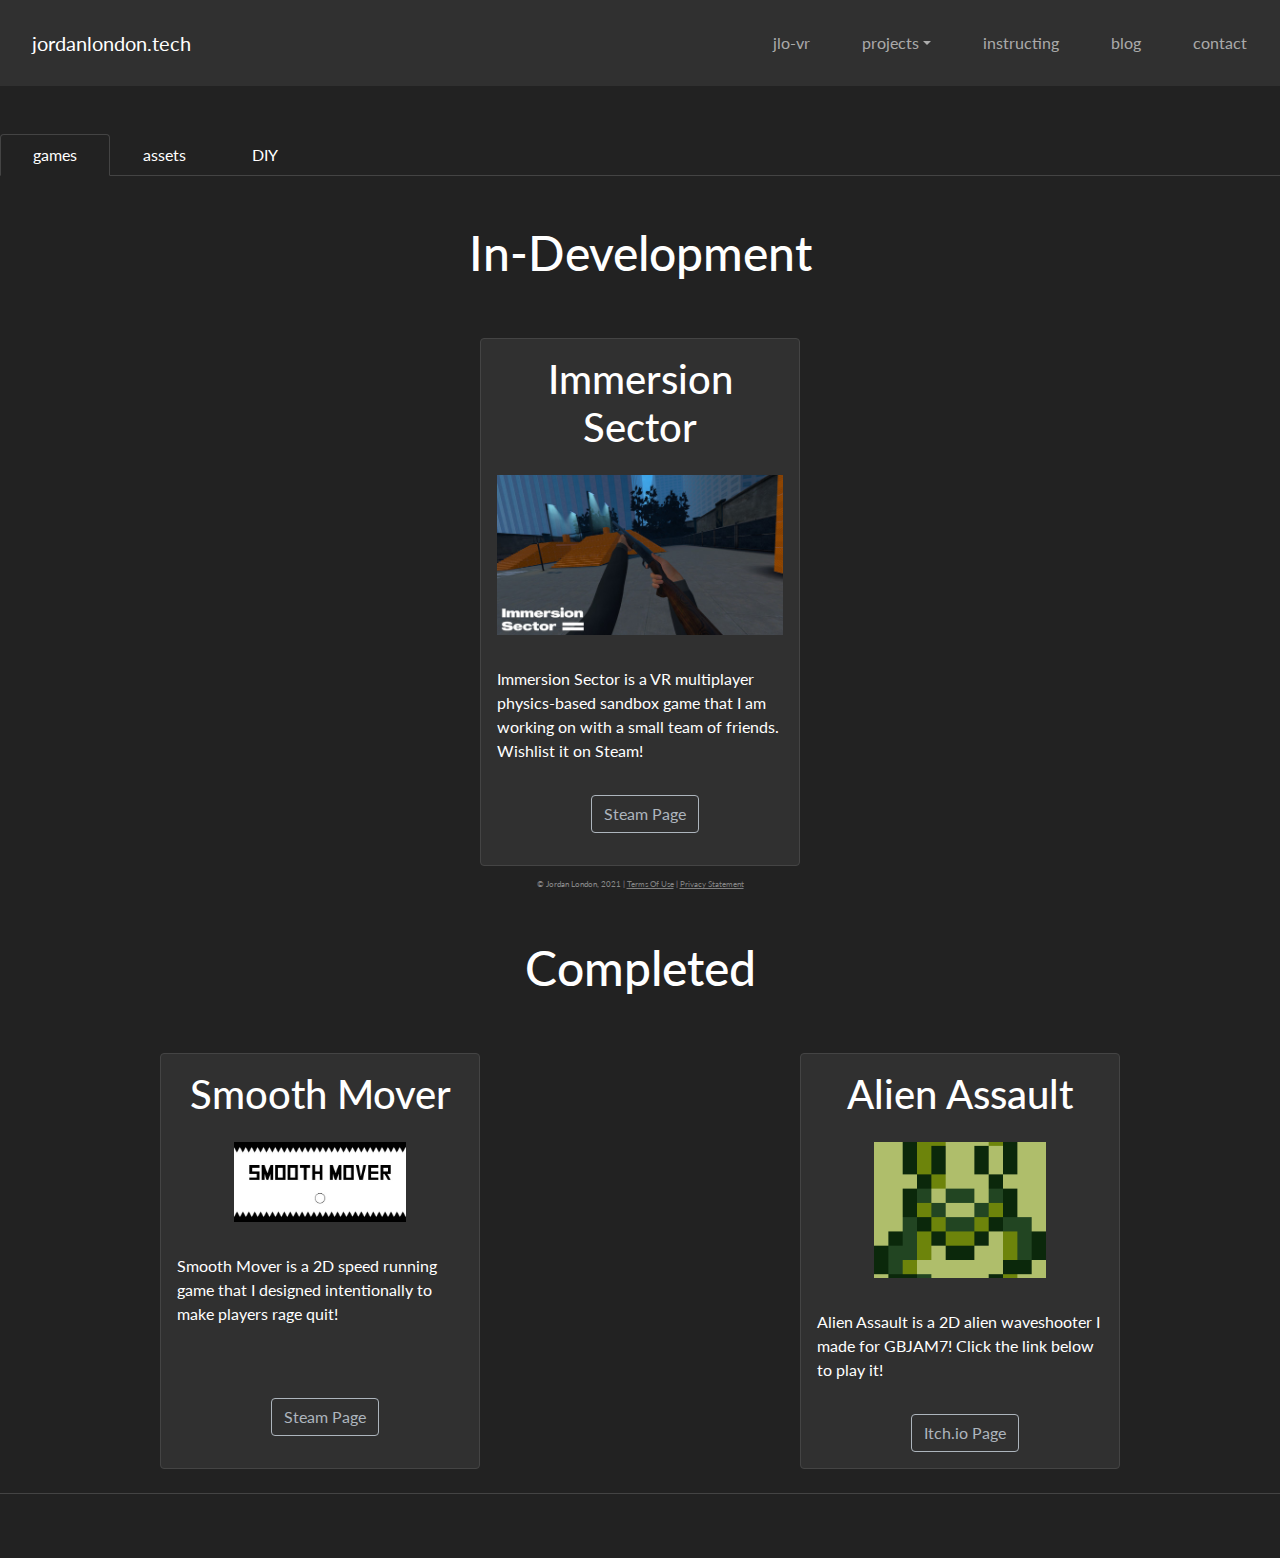
<file: projects.html>
<!DOCTYPE html>
<!-- 
    IS 117-005
    By: Jordan London
  -->

<html>
    <head>
        <link rel="stylesheet" href="css/bootstrap.css">
        <link rel="stylesheet" href="css/bootstrap.min.css">
        <link rel="stylesheet" href="css/main.css">
        <script src="https://cdn.jsdelivr.net/npm/bootstrap@5.0.0-beta2/dist/js/bootstrap.bundle.min.js" crossorigin="anonymous"></script>
    </head>
    <body>
      <!-- navbar -->
      <nav class="navbar navbar-expand-lg navbar-dark bg-dark">
          <div class="container-fluid">
            <a class="navbar-brand" href="index.html" style="margin-left: 1em;">jordanlondon.tech</a>
            <button class="navbar-toggler" type="button" data-bs-toggle="collapse" data-bs-target="#navbarColor02" aria-controls="navbarColor02" aria-expanded="false" aria-label="Toggle navigation">
              <span class="navbar-toggler-icon"></span>
            </button>
        
            <div class="" id="navbarColor02">
              <ul class="navbar-nav">
                <li class="btn">
                  <a class="nav-link" href="jlovr.html">jlo-vr</a>
                </li>
                <li class="nav-item dropdown btn">
                  <a class="nav-link  dropdown-toggle" href="#" data-bs-toggle="dropdown">projects</a>
                    <ul class="dropdown-menu">
                      <li><a class="dropdown-item" href="projects.html">All Projects</a></li>
                      <li><a class="dropdown-item" href="https://store.steampowered.com/app/1676360/Immersion_Sector/">Immersion Sector</a></li>
                      <li><a class="dropdown-item" href="https://store.steampowered.com/app/1121120/Smooth_Mover/">Smooth Mover</a></li>
                    </ul>
                </li>
                <li class="btn">
                  <a class="nav-link" href="instructing.html">instructing</a>
                </li>
                <li class="btn">
                  <a class="nav-link" href="blog.html">blog</a>
                </li>
                <li class="btn">
                  <a class="nav-link" href="contact.html">contact</a>
                </li>
              </ul>
            </div>
          </div>
        </nav>
        <br/>
        <br/>
        <!-- navbar end -->
  
        <!-- content -->
        <ul class="nav nav-tabs">
          <li class="nav-item">
            <a class="nav-link active" data-bs-toggle="tab" href="#games">games</a>
          </li>

          <li class="nav-item">
            <a class="nav-link" data-bs-toggle="tab" href="#assets">assets</a>
          </li>

          <li class="nav-item">
            <a class="nav-link" data-bs-toggle="tab" href="#DIY">DIY</a>
          </li>
        </ul>
        <div id="myTabContent" class="tab-content">
          <!-- games -->
          <div class="tab-pane fade active show" id="games">
            <!-- in development -->
            <h1 style="margin: 1em 0em 1em 0em; text-align: center;">In-Development</h1>
            <table class="table table-responsive-lg">
              <tr>
                <!-- immersion sector -->
                <td>
                  <div class="card border-secondary mb-3" style="max-width: 20rem; margin: 0em auto;">
                    <div class="card-body">
                      <h2 class="card-title">Immersion Sector</h2>
                      <div class="img-con">
                        <img src="imgs/imsec.jpg" alt="immersion sector image" style="margin: 1em 0em 2em 0em; width: 100%; height: 100%;">
                      </div>
                      <p class="">Immersion Sector is a VR multiplayer physics-based sandbox game that I am working on with a small team of friends. Wishlist it on Steam!</p>
                    </div>
                    <a href="https://store.steampowered.com/app/1676360/Immersion_Sector/" style="align-self: center; margin-bottom: 2em;"><button type="button" class="btn btn-outline-light">Steam Page</button></a>
                  </div>
                </td>
              </tr>
            </table>

            <!-- completed -->
            <h1 style="margin: 1em 0em 1em 0em; text-align: center;">Completed</h1>
            <table class="table table-responsive-lg">
              <tr>
                <!-- smooth mover -->
                <td>
                  <div class="card border-secondary mb-3" style="max-width: 20rem; margin: 0em auto;  height: 26em; max-height: 26em;">
                    <div class="card-body">
                      <h2 class="card-title">Smooth Mover</h2>
                      <div class="img-cont">
                        <img src="imgs/smooth-mover.jpg" alt="smooth mover image" style="margin: 1em 0em 2em 0em; width:100%; height: 100%;">
                      </div>
                      <p class="">Smooth Mover is a 2D speed running game that I designed intentionally to make players rage quit!</p>
                    </div>
                    <a href="https://store.steampowered.com/app/1121120/Smooth_Mover/" style="align-self: center; margin-bottom: 2em;"><button type="button" class="btn btn-outline-light">Steam Page</button></a>
                  </div>
                </td>

                <!-- alien assault -->
                <td>
                  <div class="card border-secondary mb-3" style="max-width: 20rem; margin: 0em auto; height: 26em; max-height: 26em;">
                    <div class="card-body">
                      <h2 class="card-title">Alien Assault</h2>
                      <div class="img-cont">
                        <img src="imgs/alien-assault.png" alt="alien assault image" style="margin: 1em auto 2em auto; width:100%; height: 100%;">
                      </div>
                      <p class="">Alien Assault is a 2D alien waveshooter I made for GBJAM7! Click the link below to play it!</p>
                    </div>
                    <a href="https://jordanandgavengames.itch.io/alien-assault" style="align-self: center; margin-bottom: 2em;"><button type="button" class="btn btn-outline-light">Itch.io Page</button></a>
                  </div>
                </td>
              </tr>
            </table>
          </div>

          <div class="tab-pane fade show" id="assets">
            <p style="margin: 2em 2em">
              No assets to show currently. Check back another time!
            </p>
          </div>

          <div class="tab-pane fade show" id="DIY">
            <p style="margin: 2em 2em">
              No DIY projects to show currently. Check back another time!
            </p>
          </div>
        </div>
        <!-- content end -->

        <br/>
        <br/>
   
        <!-- footer  -->
        <footer class="footer page-footer font-small ">
          <div class="container">
             <div class="row">
                 <span class="text-muted">&copy; Jordan London, 2021 |  <a href="terms-of-use.html">Terms Of Use</a>  |  <a href="privacy-statement.html">Privacy Statement</a></span>
             </div>
          </div>
       </footer>
       <!-- footer end -->
    </body>
</html>
</file>
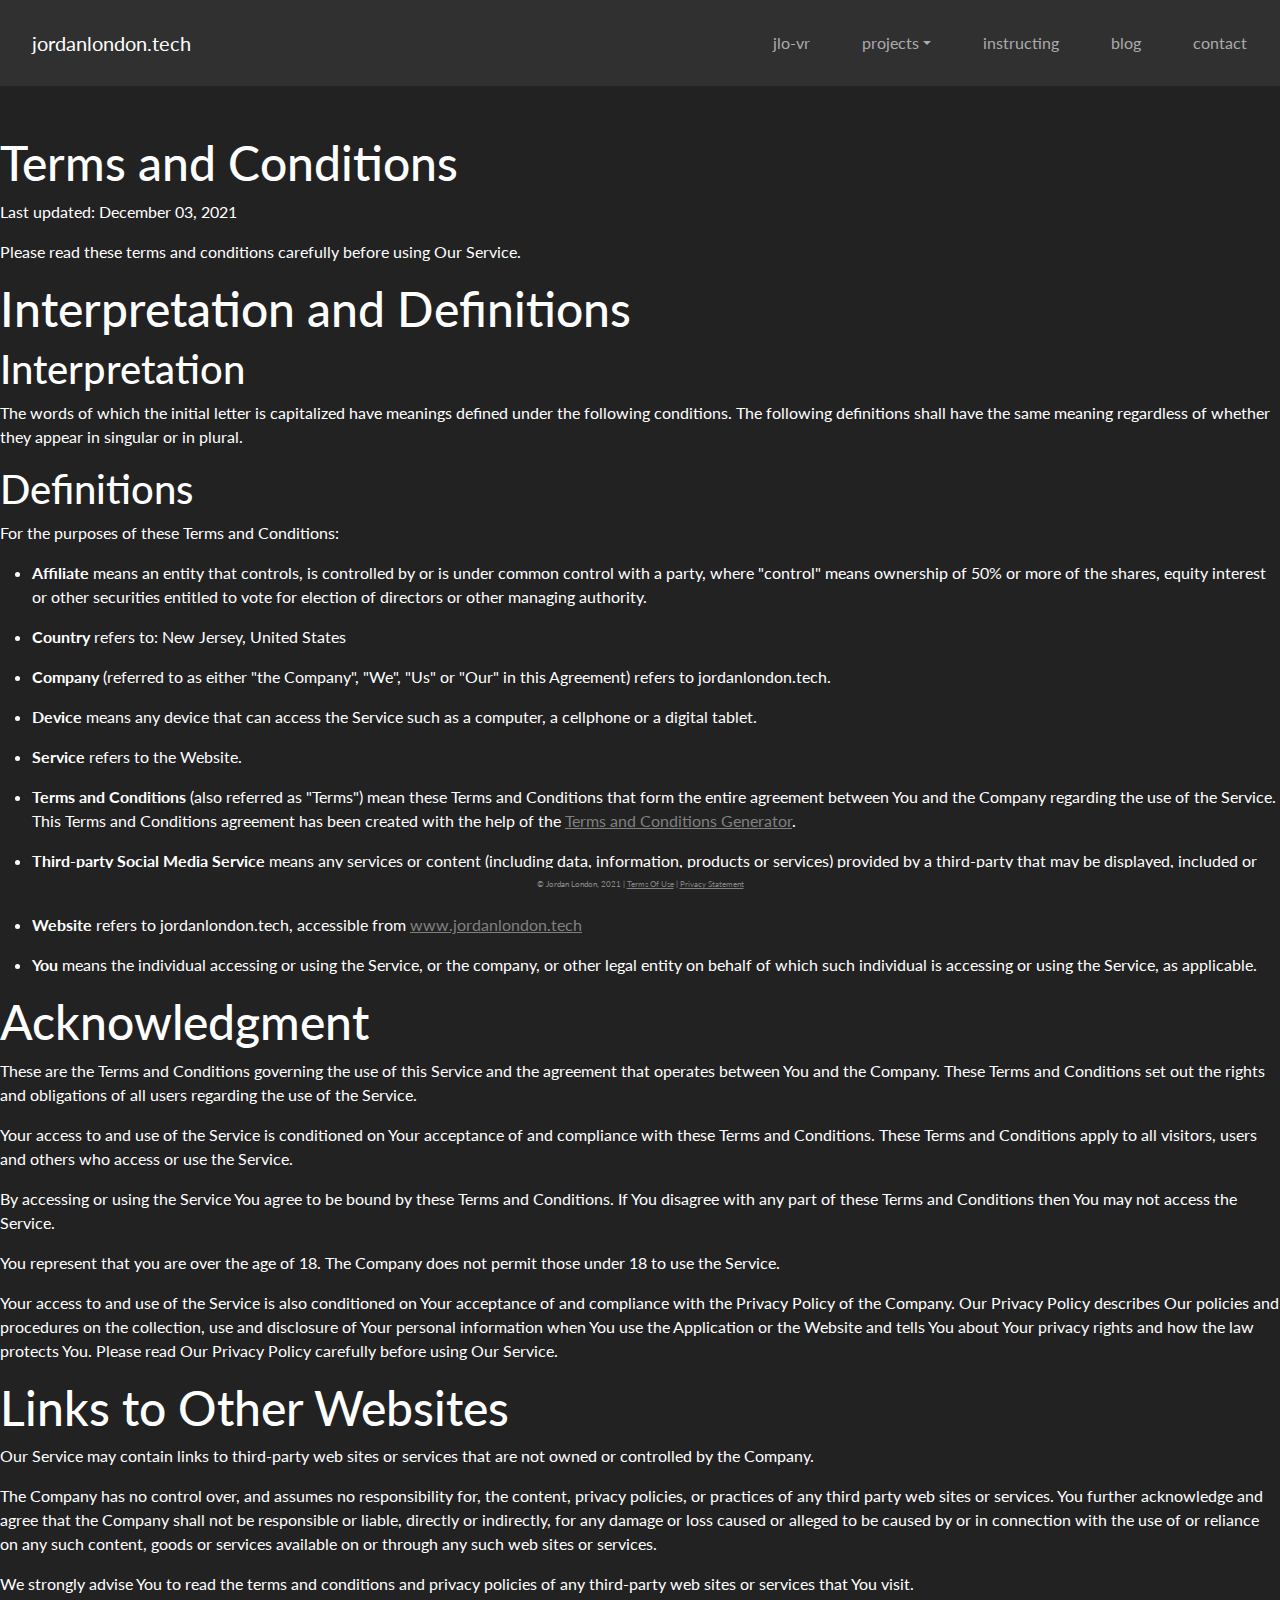
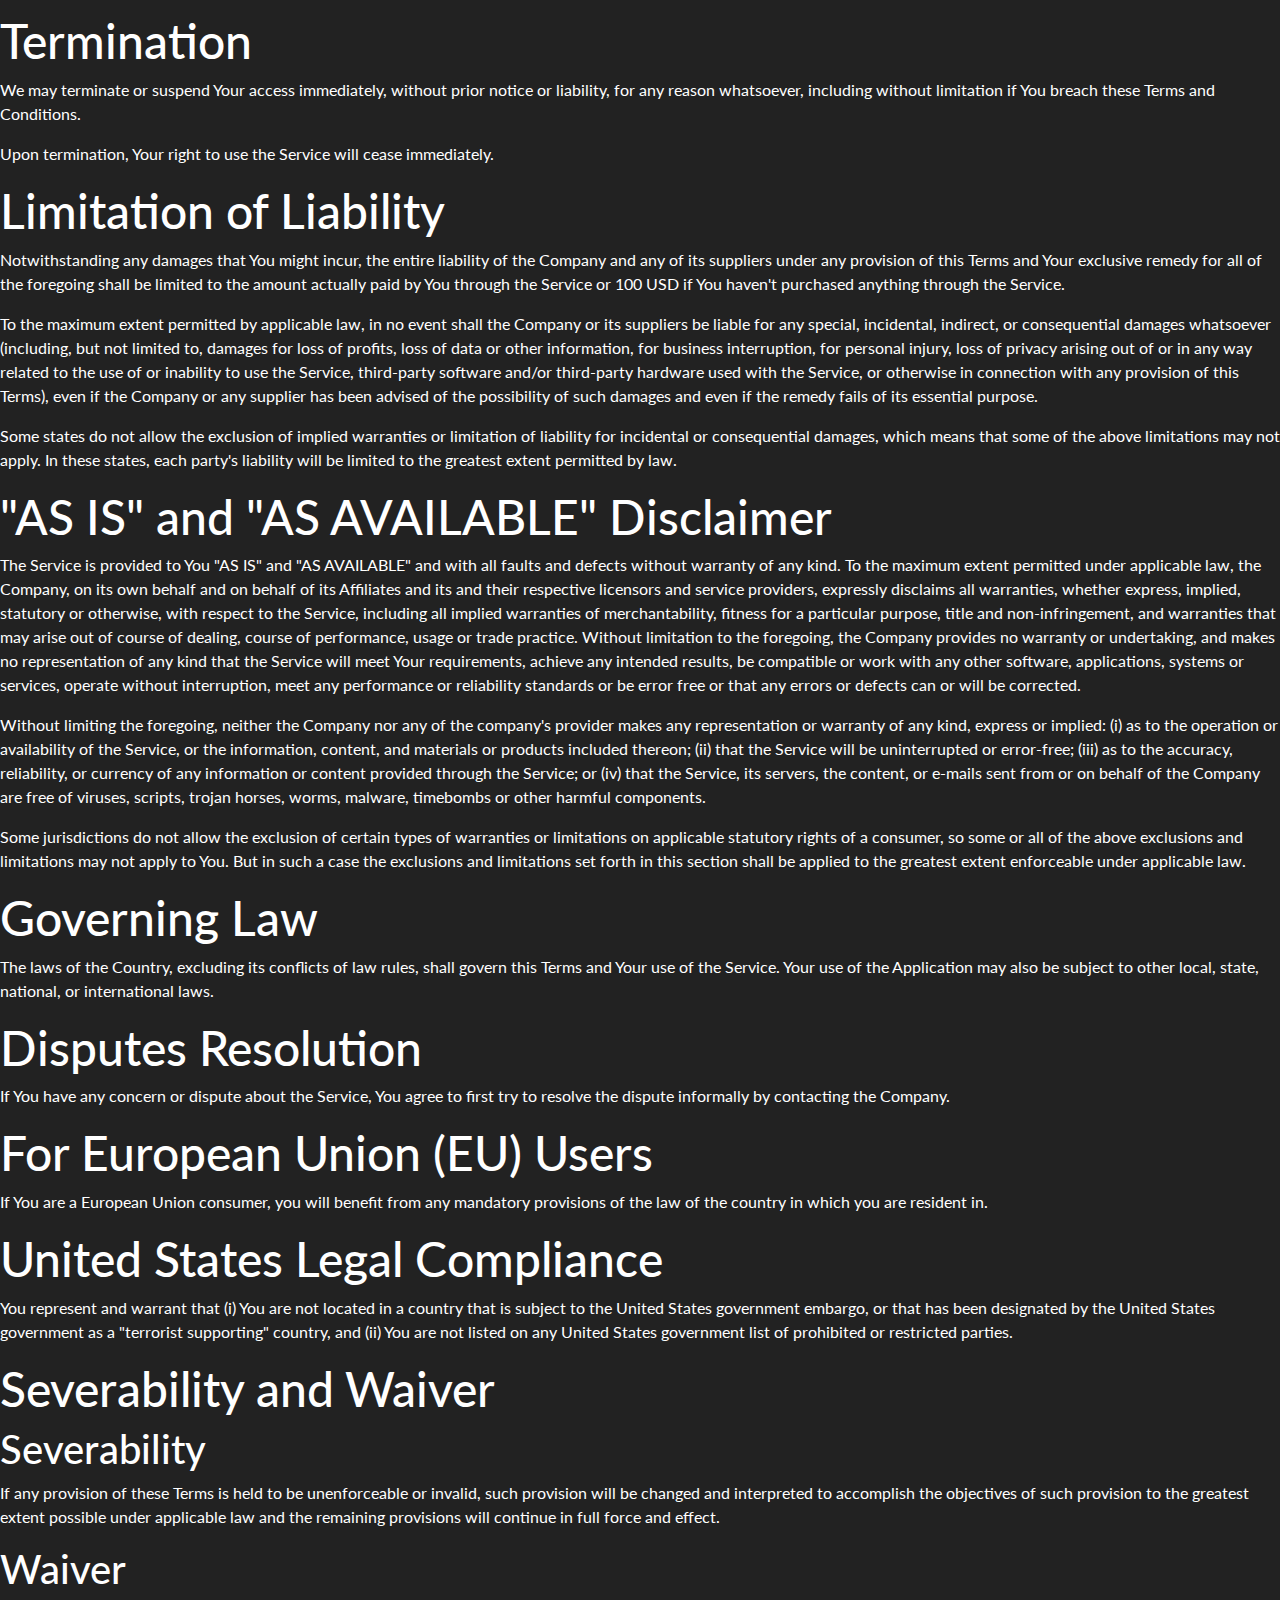
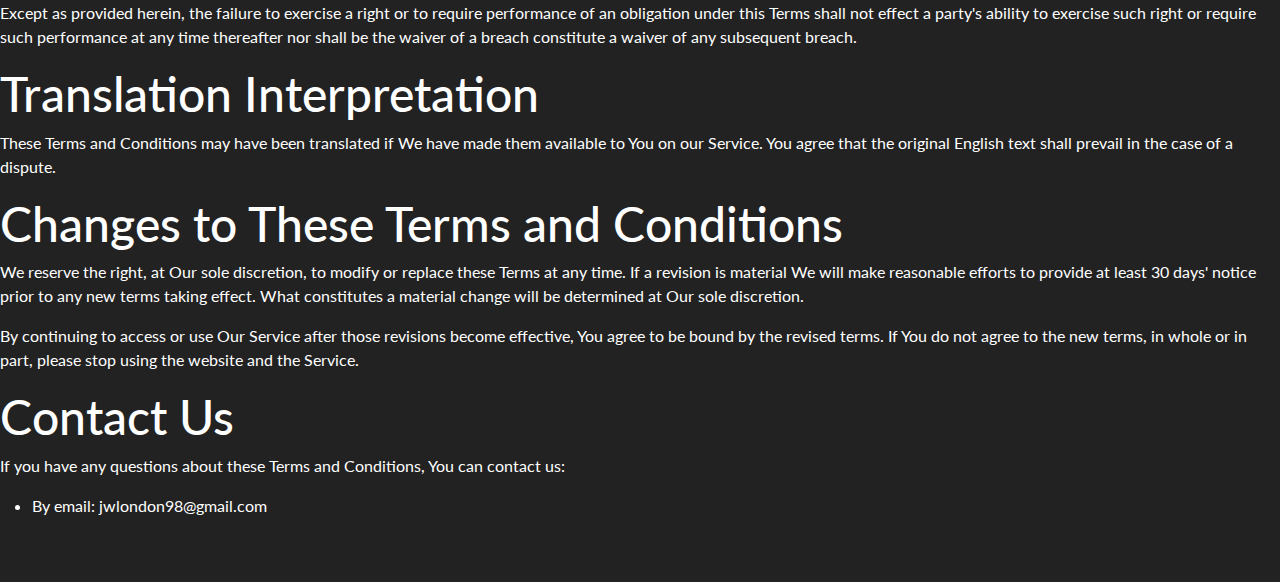
<file: terms-of-use.html>
<!DOCTYPE html>
<!-- 
    IS 117-005
    By: Jordan London
  -->

<html>
    <head>
        <link rel="stylesheet" href="css/bootstrap.css">
        <link rel="stylesheet" href="css/bootstrap.min.css">
        <link rel="stylesheet" href="css/main.css">
        <script src="https://cdn.jsdelivr.net/npm/bootstrap@5.0.0-beta2/dist/js/bootstrap.bundle.min.js" crossorigin="anonymous"></script>
    </head>
    <body>
      <!-- navbar -->
      <nav class="navbar navbar-expand-lg navbar-dark bg-dark">
          <div class="container-fluid">
            <a class="navbar-brand" href="index.html" style="margin-left: 1em;">jordanlondon.tech</a>
            <button class="navbar-toggler" type="button" data-bs-toggle="collapse" data-bs-target="#navbarColor02" aria-controls="navbarColor02" aria-expanded="false" aria-label="Toggle navigation">
              <span class="navbar-toggler-icon"></span>
            </button>
        
            <div class="" id="navbarColor02">
              <ul class="navbar-nav">
                <li class="btn">
                  <a class="nav-link" href="jlovr.html">jlo-vr</a>
                </li>
                <li class="nav-item dropdown btn">
                  <a class="nav-link  dropdown-toggle" href="#" data-bs-toggle="dropdown">projects</a>
                    <ul class="dropdown-menu">
                      <li><a class="dropdown-item" href="projects.html">All Projects</a></li>
                      <li><a class="dropdown-item" href="https://store.steampowered.com/app/1676360/Immersion_Sector/">Immersion Sector</a></li>
                      <li><a class="dropdown-item" href="https://store.steampowered.com/app/1121120/Smooth_Mover/">Smooth Mover</a></li>
                    </ul>
                </li>
                <li class="btn">
                  <a class="nav-link" href="instructing.html">instructing</a>
                </li>
                <li class="btn">
                  <a class="nav-link" href="blog.html">blog</a>
                </li>
                <li class="btn">
                  <a class="nav-link" href="contact.html">contact</a>
                </li>
              </ul>
            </div>
          </div>
        </nav>
        <br/>
        <br/>
        <!-- navbar end -->
  
        <!-- content -->
        <h1>Terms and Conditions</h1>
<p>Last updated: December 03, 2021</p>
<p>Please read these terms and conditions carefully before using Our Service.</p>
<h1>Interpretation and Definitions</h1>
<h2>Interpretation</h2>
<p>The words of which the initial letter is capitalized have meanings defined under the following conditions. The following definitions shall have the same meaning regardless of whether they appear in singular or in plural.</p>
<h2>Definitions</h2>
<p>For the purposes of these Terms and Conditions:</p>
<ul>
<li>
<p><strong>Affiliate</strong> means an entity that controls, is controlled by or is under common control with a party, where &quot;control&quot; means ownership of 50% or more of the shares, equity interest or other securities entitled to vote for election of directors or other managing authority.</p>
</li>
<li>
<p><strong>Country</strong> refers to: New Jersey,  United States</p>
</li>
<li>
<p><strong>Company</strong> (referred to as either &quot;the Company&quot;, &quot;We&quot;, &quot;Us&quot; or &quot;Our&quot; in this Agreement) refers to jordanlondon.tech.</p>
</li>
<li>
<p><strong>Device</strong> means any device that can access the Service such as a computer, a cellphone or a digital tablet.</p>
</li>
<li>
<p><strong>Service</strong> refers to the Website.</p>
</li>
<li>
<p><strong>Terms and Conditions</strong> (also referred as &quot;Terms&quot;) mean these Terms and Conditions that form the entire agreement between You and the Company regarding the use of the Service. This Terms and Conditions agreement has been created with the help of the <a href="https://www.privacypolicies.com/terms-conditions-generator/" target="_blank">Terms and Conditions Generator</a>.</p>
</li>
<li>
<p><strong>Third-party Social Media Service</strong> means any services or content (including data, information, products or services) provided by a third-party that may be displayed, included or made available by the Service.</p>
</li>
<li>
<p><strong>Website</strong> refers to jordanlondon.tech, accessible from <a href="www.jordanlondon.tech" rel="external nofollow noopener" target="_blank">www.jordanlondon.tech</a></p>
</li>
<li>
<p><strong>You</strong> means the individual accessing or using the Service, or the company, or other legal entity on behalf of which such individual is accessing or using the Service, as applicable.</p>
</li>
</ul>
<h1>Acknowledgment</h1>
<p>These are the Terms and Conditions governing the use of this Service and the agreement that operates between You and the Company. These Terms and Conditions set out the rights and obligations of all users regarding the use of the Service.</p>
<p>Your access to and use of the Service is conditioned on Your acceptance of and compliance with these Terms and Conditions. These Terms and Conditions apply to all visitors, users and others who access or use the Service.</p>
<p>By accessing or using the Service You agree to be bound by these Terms and Conditions. If You disagree with any part of these Terms and Conditions then You may not access the Service.</p>
<p>You represent that you are over the age of 18. The Company does not permit those under 18 to use the Service.</p>
<p>Your access to and use of the Service is also conditioned on Your acceptance of and compliance with the Privacy Policy of the Company. Our Privacy Policy describes Our policies and procedures on the collection, use and disclosure of Your personal information when You use the Application or the Website and tells You about Your privacy rights and how the law protects You. Please read Our Privacy Policy carefully before using Our Service.</p>
<h1>Links to Other Websites</h1>
<p>Our Service may contain links to third-party web sites or services that are not owned or controlled by the Company.</p>
<p>The Company has no control over, and assumes no responsibility for, the content, privacy policies, or practices of any third party web sites or services. You further acknowledge and agree that the Company shall not be responsible or liable, directly or indirectly, for any damage or loss caused or alleged to be caused by or in connection with the use of or reliance on any such content, goods or services available on or through any such web sites or services.</p>
<p>We strongly advise You to read the terms and conditions and privacy policies of any third-party web sites or services that You visit.</p>
<h1>Termination</h1>
<p>We may terminate or suspend Your access immediately, without prior notice or liability, for any reason whatsoever, including without limitation if You breach these Terms and Conditions.</p>
<p>Upon termination, Your right to use the Service will cease immediately.</p>
<h1>Limitation of Liability</h1>
<p>Notwithstanding any damages that You might incur, the entire liability of the Company and any of its suppliers under any provision of this Terms and Your exclusive remedy for all of the foregoing shall be limited to the amount actually paid by You through the Service or 100 USD if You haven't purchased anything through the Service.</p>
<p>To the maximum extent permitted by applicable law, in no event shall the Company or its suppliers be liable for any special, incidental, indirect, or consequential damages whatsoever (including, but not limited to, damages for loss of profits, loss of data or other information, for business interruption, for personal injury, loss of privacy arising out of or in any way related to the use of or inability to use the Service, third-party software and/or third-party hardware used with the Service, or otherwise in connection with any provision of this Terms), even if the Company or any supplier has been advised of the possibility of such damages and even if the remedy fails of its essential purpose.</p>
<p>Some states do not allow the exclusion of implied warranties or limitation of liability for incidental or consequential damages, which means that some of the above limitations may not apply. In these states, each party's liability will be limited to the greatest extent permitted by law.</p>
<h1>&quot;AS IS&quot; and &quot;AS AVAILABLE&quot; Disclaimer</h1>
<p>The Service is provided to You &quot;AS IS&quot; and &quot;AS AVAILABLE&quot; and with all faults and defects without warranty of any kind. To the maximum extent permitted under applicable law, the Company, on its own behalf and on behalf of its Affiliates and its and their respective licensors and service providers, expressly disclaims all warranties, whether express, implied, statutory or otherwise, with respect to the Service, including all implied warranties of merchantability, fitness for a particular purpose, title and non-infringement, and warranties that may arise out of course of dealing, course of performance, usage or trade practice. Without limitation to the foregoing, the Company provides no warranty or undertaking, and makes no representation of any kind that the Service will meet Your requirements, achieve any intended results, be compatible or work with any other software, applications, systems or services, operate without interruption, meet any performance or reliability standards or be error free or that any errors or defects can or will be corrected.</p>
<p>Without limiting the foregoing, neither the Company nor any of the company's provider makes any representation or warranty of any kind, express or implied: (i) as to the operation or availability of the Service, or the information, content, and materials or products included thereon; (ii) that the Service will be uninterrupted or error-free; (iii) as to the accuracy, reliability, or currency of any information or content provided through the Service; or (iv) that the Service, its servers, the content, or e-mails sent from or on behalf of the Company are free of viruses, scripts, trojan horses, worms, malware, timebombs or other harmful components.</p>
<p>Some jurisdictions do not allow the exclusion of certain types of warranties or limitations on applicable statutory rights of a consumer, so some or all of the above exclusions and limitations may not apply to You. But in such a case the exclusions and limitations set forth in this section shall be applied to the greatest extent enforceable under applicable law.</p>
<h1>Governing Law</h1>
<p>The laws of the Country, excluding its conflicts of law rules, shall govern this Terms and Your use of the Service. Your use of the Application may also be subject to other local, state, national, or international laws.</p>
<h1>Disputes Resolution</h1>
<p>If You have any concern or dispute about the Service, You agree to first try to resolve the dispute informally by contacting the Company.</p>
<h1>For European Union (EU) Users</h1>
<p>If You are a European Union consumer, you will benefit from any mandatory provisions of the law of the country in which you are resident in.</p>
<h1>United States Legal Compliance</h1>
<p>You represent and warrant that (i) You are not located in a country that is subject to the United States government embargo, or that has been designated by the United States government as a &quot;terrorist supporting&quot; country, and (ii) You are not listed on any United States government list of prohibited or restricted parties.</p>
<h1>Severability and Waiver</h1>
<h2>Severability</h2>
<p>If any provision of these Terms is held to be unenforceable or invalid, such provision will be changed and interpreted to accomplish the objectives of such provision to the greatest extent possible under applicable law and the remaining provisions will continue in full force and effect.</p>
<h2>Waiver</h2>
<p>Except as provided herein, the failure to exercise a right or to require performance of an obligation under this Terms shall not effect a party's ability to exercise such right or require such performance at any time thereafter nor shall be the waiver of a breach constitute a waiver of any subsequent breach.</p>
<h1>Translation Interpretation</h1>
<p>These Terms and Conditions may have been translated if We have made them available to You on our Service.
You agree that the original English text shall prevail in the case of a dispute.</p>
<h1>Changes to These Terms and Conditions</h1>
<p>We reserve the right, at Our sole discretion, to modify or replace these Terms at any time. If a revision is material We will make reasonable efforts to provide at least 30 days' notice prior to any new terms taking effect. What constitutes a material change will be determined at Our sole discretion.</p>
<p>By continuing to access or use Our Service after those revisions become effective, You agree to be bound by the revised terms. If You do not agree to the new terms, in whole or in part, please stop using the website and the Service.</p>
<h1>Contact Us</h1>
<p>If you have any questions about these Terms and Conditions, You can contact us:</p>
<ul>
<li>By email: jwlondon98@gmail.com</li>
</ul>


        <!-- content end -->

        <br/>
        <br/>
   
        <!-- footer  -->
        <footer class="footer page-footer font-small ">
          <div class="container">
             <div class="row">
                 <span class="text-muted">&copy; Jordan London, 2021 |  <a href="terms-of-use.html">Terms Of Use</a>  |  <a href="privacy-statement.html">Privacy Statement</a></span>
             </div>
          </div>
       </footer>
       <!-- footer end -->
    </body>
</html>
</file>
<file: css/main.css>
/* IS 117-005
    By: Jordan London
*/

.footer {
    position: fixed;
    left: 0;
    bottom: 0;
    width: 100%;
    background-color: rgb(34,34,34);
    color: white;
    text-align: center;
    padding: 10px;
    font-size: 0.5rem;
}

.card-head 
{
    margin-top: 2em;
    margin-left: 25%;
}

.card-text
{
    margin-top: 2em;
    margin-left: 5em;
    margin-right: 5em;
    text-indent: 2em;
}

.card-title
{
    text-align: center;
}

.card-bod
{
    margin-bottom: 2em;
}

.home-btns-cont
{
    margin: 2em 2em 2em 1em;
}

.jlo-vr-content
{
    margin-left: 4em;
    margin-right: 4em;
}

.jlo-vr-content .card-header
{
    text-align: center;
    line-height: 2em;
}

.img-cont
{
    width: inherit;
    height: inherit;
    margin: 0em 20%;
}

.img-cont-2
{
    width: inherit;
    height: inherit;
    margin: 0em 25%;
}

.img-cont-3
{
    width: inherit;
    height: inherit;
    margin: 0em 25%;
    align-self: center;
}

.instructing-card-text
{
    text-align: center;
}

.c-accord
{
    margin: 2em 2em;
}

.post-title h1
{
    font-size: xx-large;
    margin-top: 1em;
    text-align: center;
}

.post-date p 
{
    margin: 1em 1em;
    font-size: medium;
    color: #555555;
}

.post-body p
{
    margin: 2em 2em;
    text-align: left;
    text-indent: 2em;
}

.post-body h2 
{
    margin: 1em 0em -0.05em 0em;
    font-size: x-large;
    color: lightgray;
    text-align: center;
}

.bigbtn
{
    align-self: center;
    margin: 2em 0em;
}
</file>
